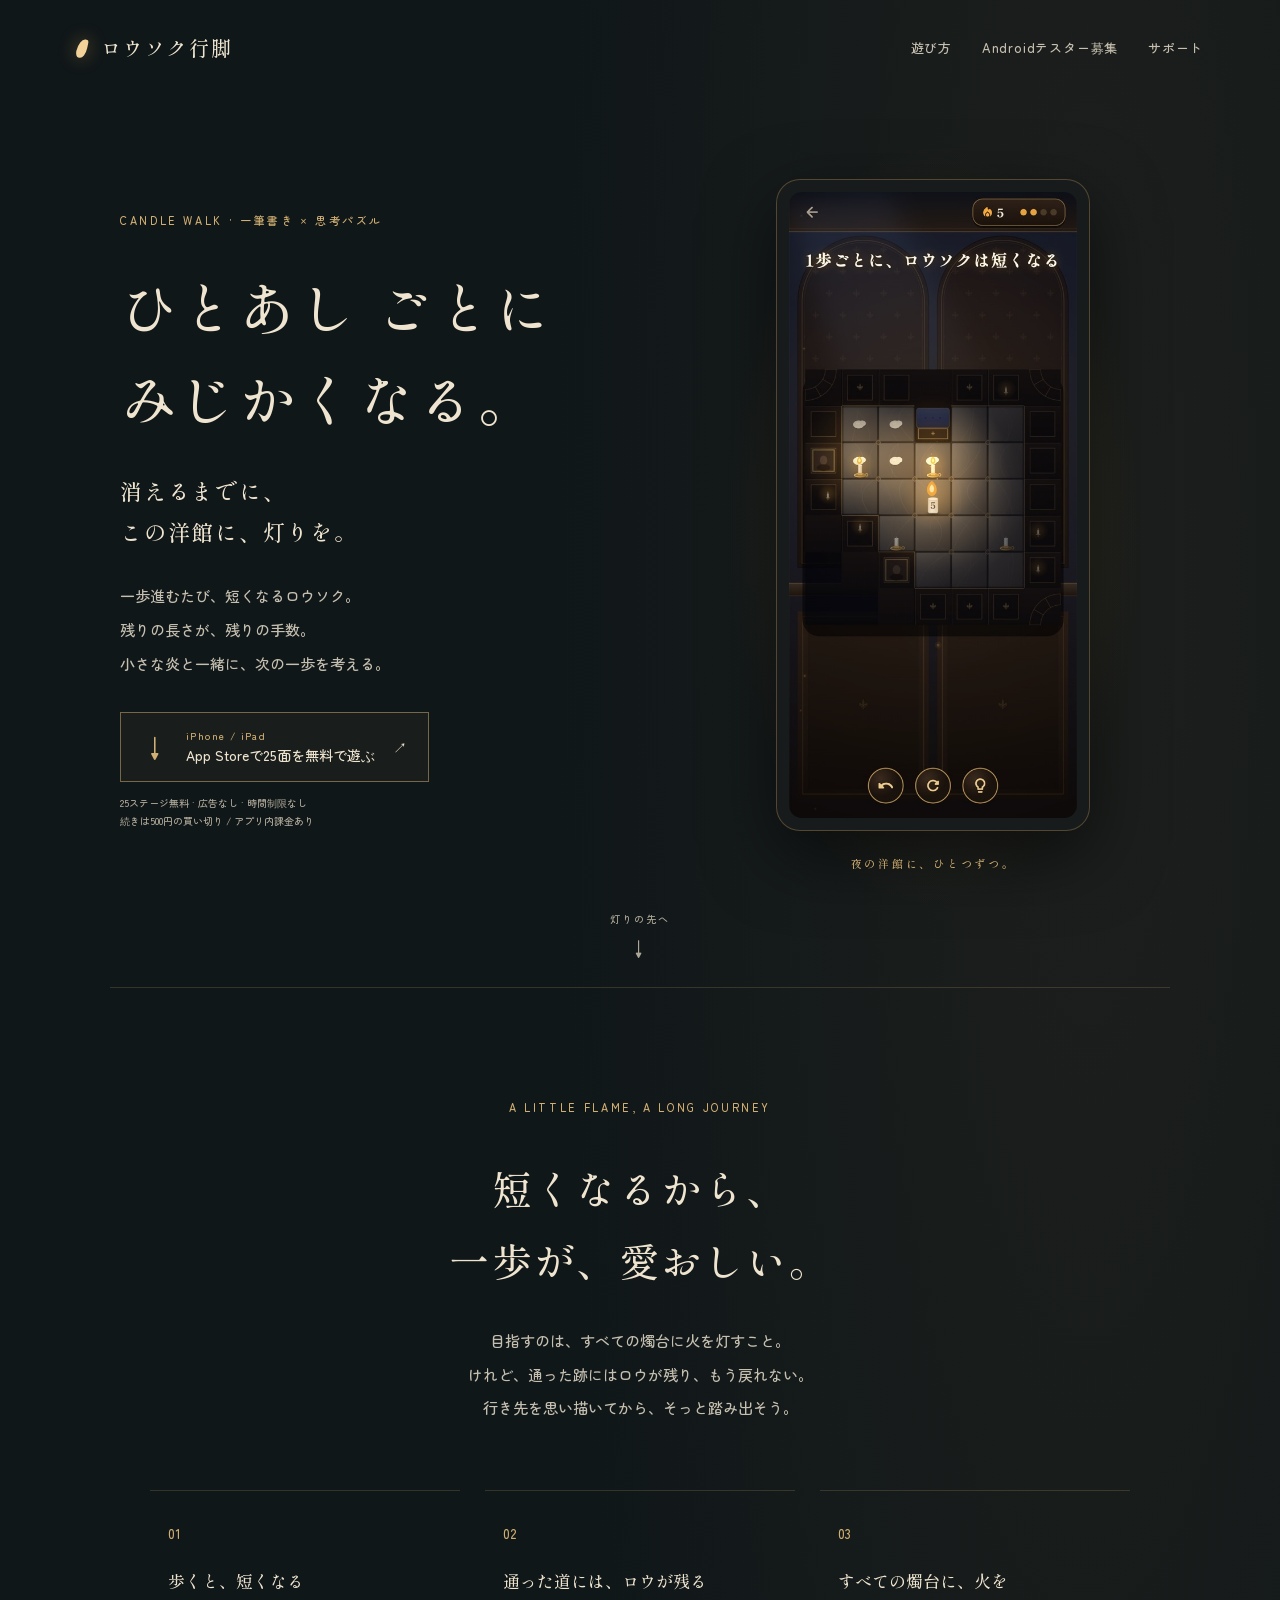
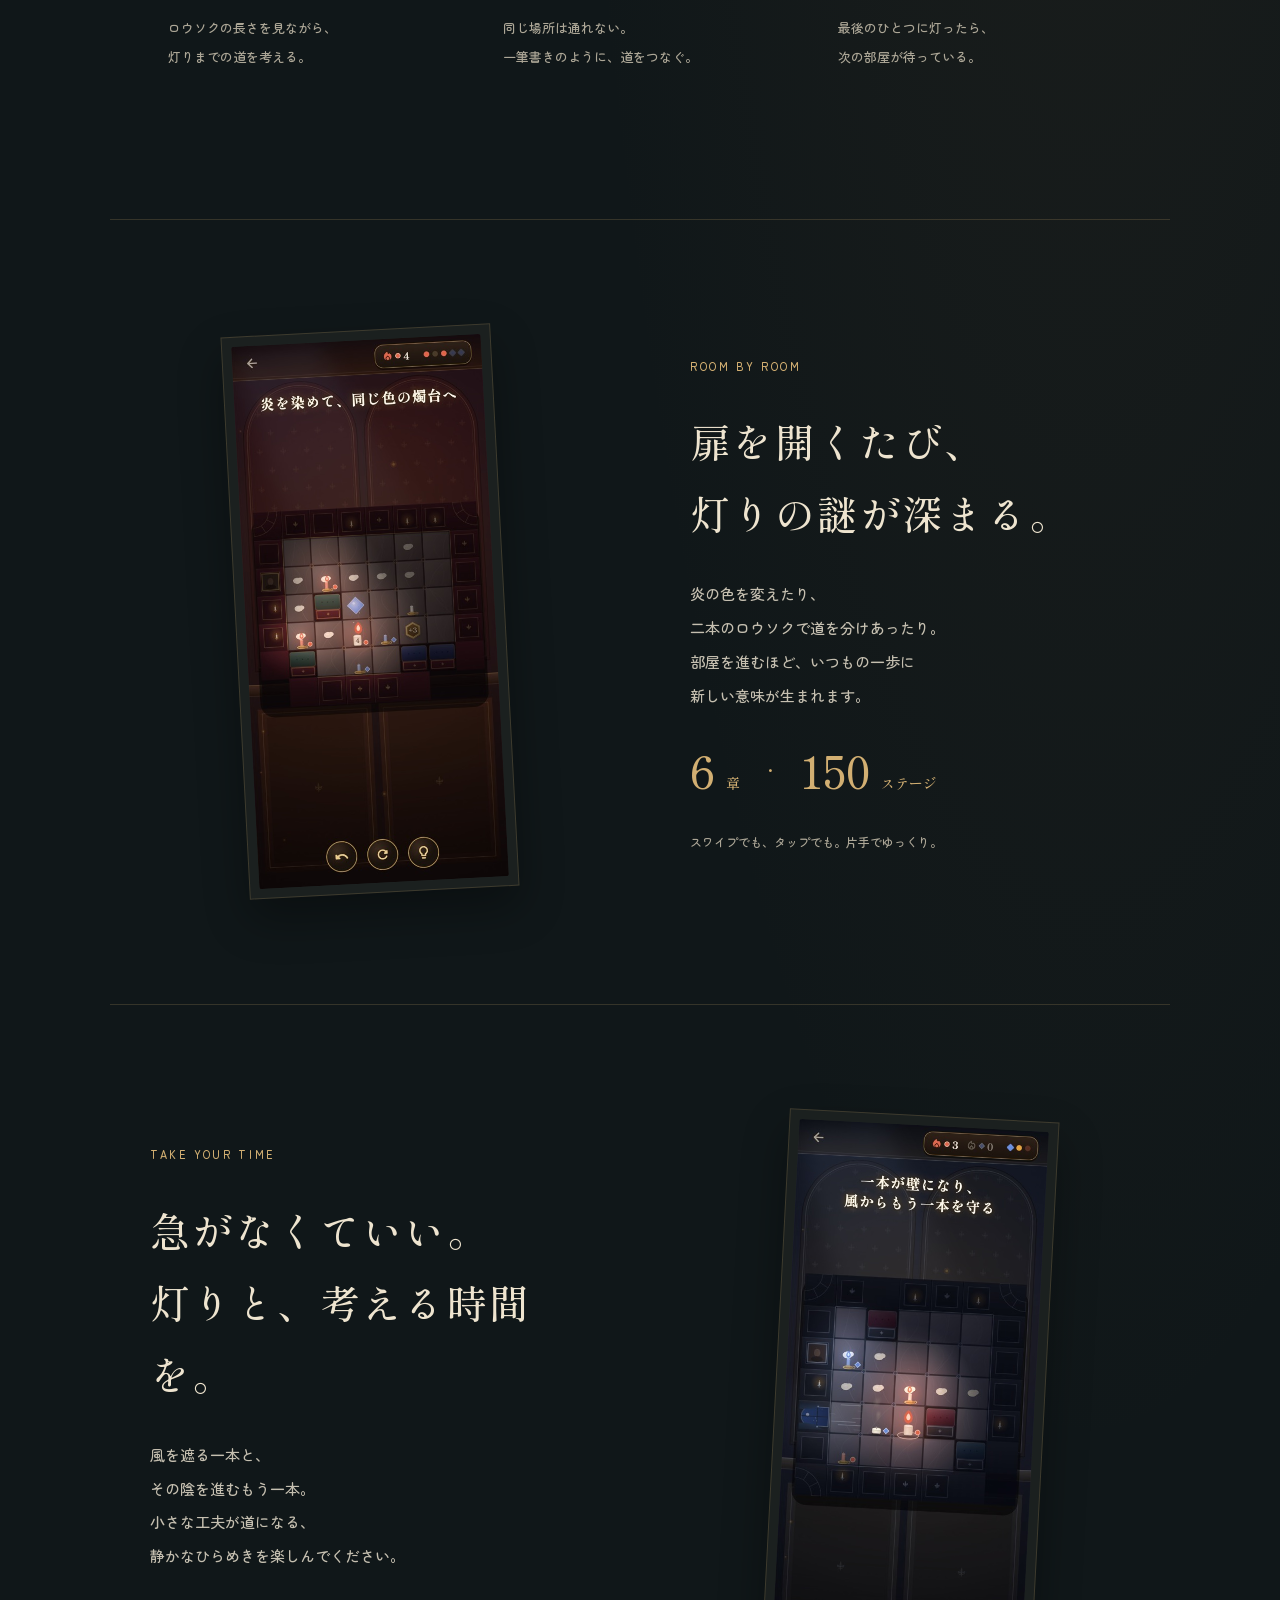
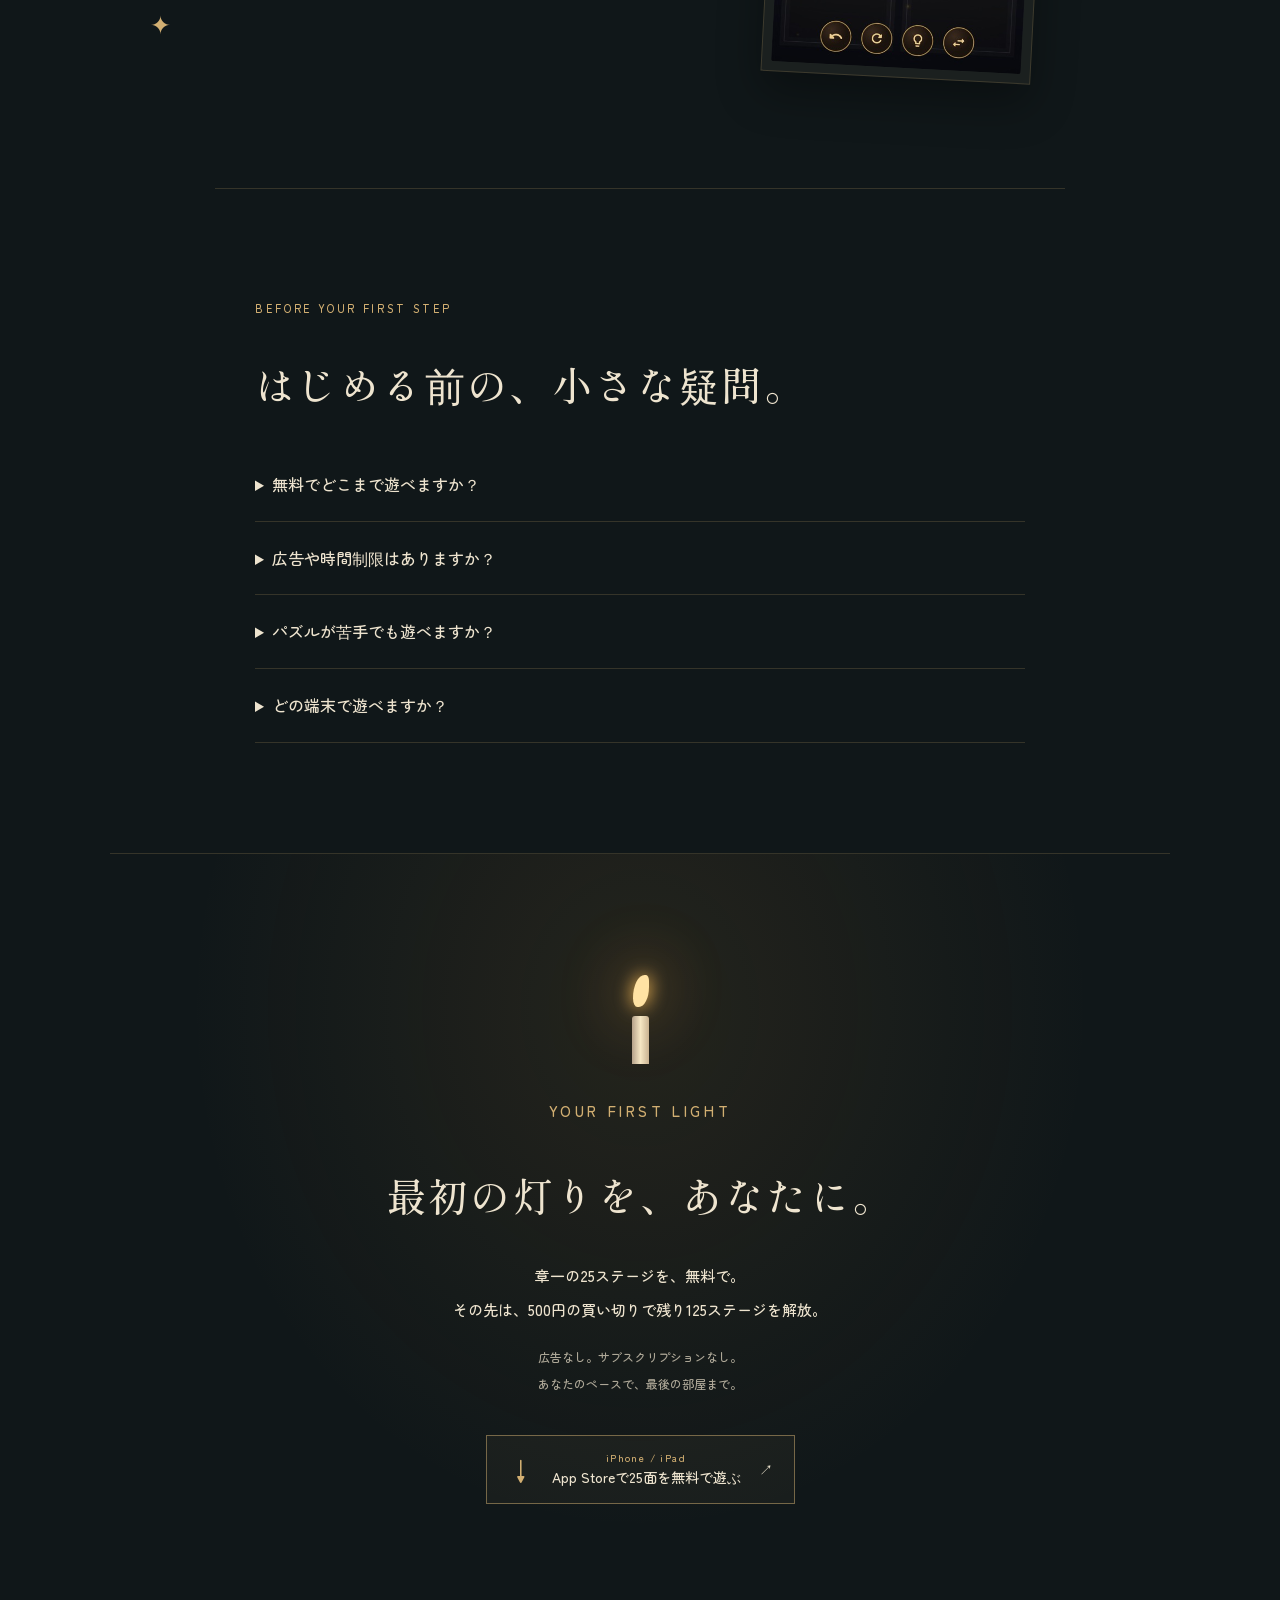
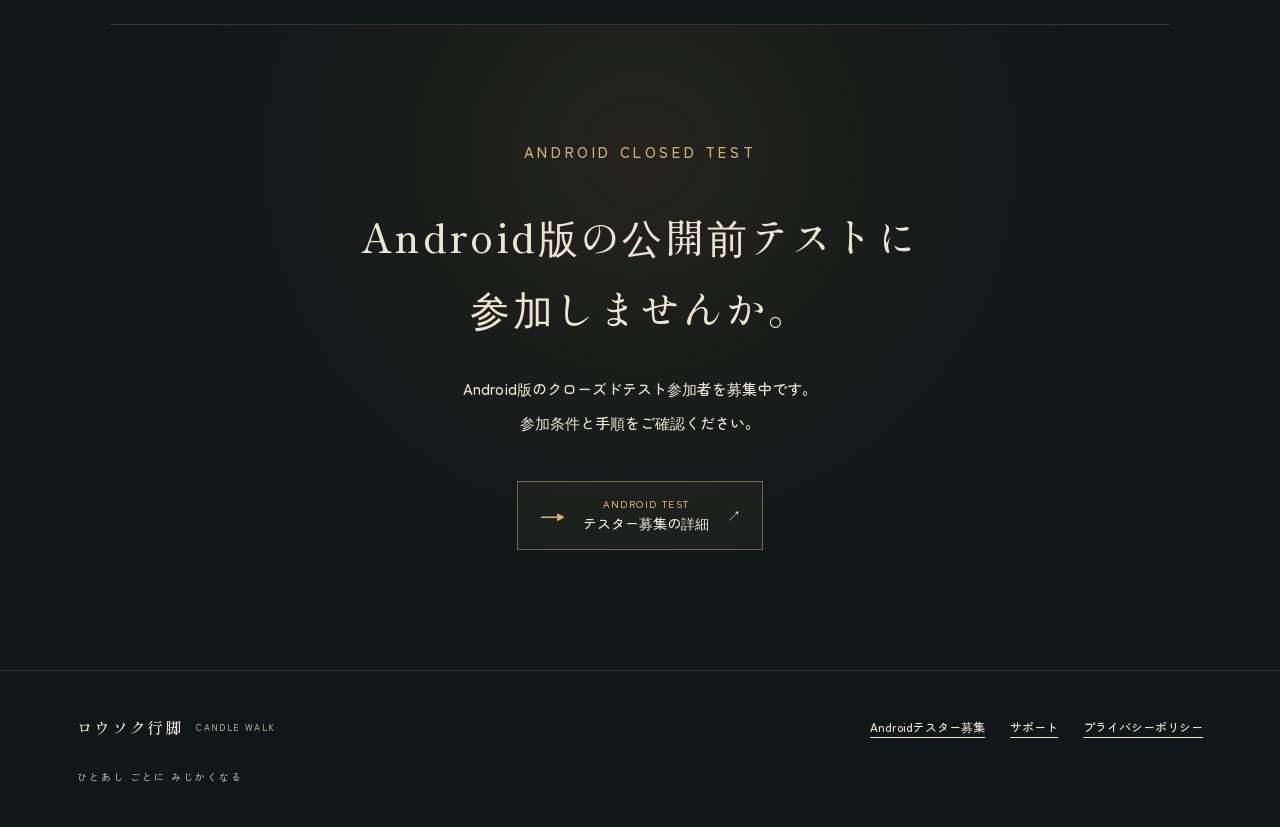
<file: index.html>
<!doctype html>
<html lang="ja"><head><meta charset="utf-8"><meta name="viewport" content="width=device-width,initial-scale=1">
<title>ロウソク行脚｜広告なしの一筆書きパズル・25面無料</title>
<meta name="description" content="ロウソク行脚は、歩くほど短くなるロウソクで燭台に火を灯す一筆書き・思考パズル。iPhone・iPadで25面無料。広告・時間制限なし。全6章150面、続きは500円の買い切り。">

<link rel="canonical" href="https://itoshiyou.github.io/candle-walk-site/">
<meta name="apple-itunes-app" content="app-id=6822286730">
<meta property="og:type" content="website">
<meta property="og:url" content="https://itoshiyou.github.io/candle-walk-site/">
<meta property="og:locale" content="ja_JP">
<meta property="og:site_name" content="ロウソク行脚">
<meta property="og:image:alt" content="ロウソク行脚のアプリアイコン">
<meta name="twitter:card" content="summary">
<meta name="twitter:title" content="ロウソク行脚｜広告なしの一筆書きパズル">
<meta name="twitter:description" content="歩くほど短くなるロウソクで、洋館に灯りを。25面無料・広告なし。iPhone / iPadで配信中。">
<meta name="twitter:image" content="https://itoshiyou.github.io/candle-walk-site/assets/app-icon.png">
<script type="application/ld+json">{"@context": "https://schema.org", "@type": "MobileApplication", "name": "ロウソク行脚", "alternateName": "Candle Walk", "url": "https://itoshiyou.github.io/candle-walk-site/", "applicationCategory": "GameApplication", "applicationSubCategory": "一筆書き・思考パズル", "operatingSystem": "iOS, iPadOS", "inLanguage": "ja", "installUrl": "https://apps.apple.com/jp/app/id6822286730", "image": "https://itoshiyou.github.io/candle-walk-site/assets/app-icon.png", "description": "歩くほど短くなるロウソクで燭台に火を灯す、広告なしの一筆書きパズル。章一25面無料、全6章150面。", "offers": {"@type": "Offer", "price": "0", "priceCurrency": "JPY", "description": "章一25面無料。残り125面はアプリ内購入500円（買い切り）。"}}</script>
<meta name="theme-color" content="#101719"><meta property="og:title" content="ロウソク行脚｜広告なしの一筆書きパズル"><meta property="og:description" content="25面無料。歩くほど短くなるロウソクで、夜の洋館に灯りを。広告・時間制限なしの思考パズル。"><meta property="og:image" content="https://itoshiyou.github.io/candle-walk-site/assets/app-icon.png"><link rel="icon" href="assets/app-icon.png"><link rel="stylesheet" href="style.css?v=20261024-aso"><link rel="stylesheet" href="aso.css?v=20261024"></head><body>
<a class="skip" href="#main">本文へ</a><header class="site-header"><a class="brand" href="index.html"><span class="brand-flame" aria-hidden="true"></span>ロウソク行脚</a><nav aria-label="メインナビゲーション"><a href="index.html#how">遊び方</a><a href="android-test.html">Androidテスター募集</a><a href="support.html">サポート</a></nav></header>
<main id="main"><section class="hero"><div class="hero-copy"><p class="eyebrow">CANDLE WALK · 一筆書き × 思考パズル</p><h1>ひとあし ごとに<br>みじかくなる。</h1><p class="intro">消えるまでに、<br>この洋館に、灯りを。</p><p class="description">一歩進むたび、短くなるロウソク。<br>残りの長さが、残りの手数。<br>小さな炎と一緒に、次の一歩を考える。</p><a class="store-button" href="https://apps.apple.com/jp/app/id6822286730"><span class="download-icon" aria-hidden="true">↓</span><span><small>iPhone / iPad</small>App Storeで25面を無料で遊ぶ</span><span aria-hidden="true">↗</span></a><p class="download-note">25ステージ無料 · 広告なし · 時間制限なし<br>続きは500円の買い切り / アプリ内課金あり</p></div><div class="hero-art"><div class="arch"><img src="assets/chapter-one.jpg" alt="ロウソクと燭台が置かれた、洋館のパズルステージ" width="506" height="1100" fetchpriority="high"></div><span class="art-caption">夜の洋館に、ひとつずつ。</span></div><a class="scroll-note" href="#how">灯りの先へ <span>↓</span></a></section>
<section class="prologue section" id="how"><p class="eyebrow">A LITTLE FLAME, A LONG JOURNEY</p><h2>短くなるから、<br>一歩が、愛おしい。</h2><p>目指すのは、すべての燭台に火を灯すこと。<br>けれど、通った跡にはロウが残り、もう戻れない。<br>行き先を思い描いてから、そっと踏み出そう。</p><div class="rules"><article><span>01</span><h3>歩くと、短くなる</h3><p>ロウソクの長さを見ながら、<br>灯りまでの道を考える。</p></article><article><span>02</span><h3>通った道には、ロウが残る</h3><p>同じ場所は通れない。<br>一筆書きのように、道をつなぐ。</p></article><article><span>03</span><h3>すべての燭台に、火を</h3><p>最後のひとつに灯ったら、<br>次の部屋が待っている。</p></article></div></section>
<section class="chapter section"><div class="chapter-image"><img src="assets/colored-flame.jpg" width="460" height="1000" loading="lazy" alt="色のついた炎を、同じ色の燭台へ運ぶステージ"></div><div class="chapter-copy"><p class="eyebrow">ROOM BY ROOM</p><h2>扉を開くたび、<br>灯りの謎が深まる。</h2><p>炎の色を変えたり、<br>二本のロウソクで道を分けあったり。<br>部屋を進むほど、いつもの一歩に<br>新しい意味が生まれます。</p><div class="chapter-stat"><strong>6 <small>章</small></strong><span>・</span><strong>150 <small>ステージ</small></strong></div><p class="muted">スワイプでも、タップでも。片手でゆっくり。</p></div></section>
<section class="chapter reverse section"><div class="chapter-image"><img src="assets/two-candles.jpg" width="460" height="1000" loading="lazy" alt="二本のロウソクが協力し、風を遮りながら進むステージ"></div><div class="chapter-copy"><p class="eyebrow">TAKE YOUR TIME</p><h2>急がなくていい。<br>灯りと、考える時間を。</h2><p>風を遮る一本と、<br>その陰を進むもう一本。<br>小さな工夫が道になる、<br>静かなひらめきを楽しんでください。</p><span class="ornament" aria-hidden="true">✦</span></div></section>
<section class="section faq" aria-labelledby="faq-heading"><p class="eyebrow">BEFORE YOUR FIRST STEP</p><h2 id="faq-heading">はじめる前の、小さな疑問。</h2><details><summary>無料でどこまで遊べますか？</summary><p>章一の25ステージを無料で遊べます。全6章150ステージのうち、残り125ステージは500円の買い切りで解放できます。サブスクリプションはありません。</p></details><details><summary>広告や時間制限はありますか？</summary><p>広告も時間制限もありません。急がず、自分のペースで一手ずつ考えられます。</p></details><details><summary>パズルが苦手でも遊べますか？</summary><p>スワイプまたは隣のマスのタップで操作できます。行き詰まったときはヒントを使えます。「1手戻す」と「やり直す」も何度でも使えます。</p></details><details><summary>どの端末で遊べますか？</summary><p>iPhone・iPad向けにApp Storeで配信中です。Android版はクローズドテストの参加者を募集中です。<a href="android-test.html">参加条件と手順はこちら</a>。</p></details></section><section class="invitation section"><div class="candle" aria-hidden="true"><i></i><b></b></div><p class="eyebrow">YOUR FIRST LIGHT</p><h2>最初の灯りを、あなたに。</h2><p>章一の25ステージを、無料で。<br>その先は、500円の買い切りで残り125ステージを解放。</p><p class="muted">広告なし。サブスクリプションなし。<br>あなたのペースで、最後の部屋まで。</p><a class="store-button" href="https://apps.apple.com/jp/app/id6822286730"><span class="download-icon" aria-hidden="true">↓</span><span><small>iPhone / iPad</small>App Storeで25面を無料で遊ぶ</span><span aria-hidden="true">↗</span></a></section><section class="section invitation"><p class="eyebrow">ANDROID CLOSED TEST</p><h2>Android版の公開前テストに<br>参加しませんか。</h2><p>Android版のクローズドテスト参加者を募集中です。<br>参加条件と手順をご確認ください。</p><a class="store-button" href="android-test.html"><span class="download-icon" aria-hidden="true">→</span><span><small>ANDROID TEST</small>テスター募集の詳細</span><span aria-hidden="true">↗</span></a></section></main><aside class="mobile-download" aria-label="ダウンロード"><span>広告なしの一筆書きパズル<small>章一25面無料</small></span><a href="https://apps.apple.com/jp/app/id6822286730">App Storeで入手 <span aria-hidden="true">↗</span></a></aside><footer><a class="brand" href="index.html">ロウソク行脚 <small>CANDLE WALK</small></a><div><a href="android-test.html">Androidテスター募集</a><a href="support.html">サポート</a><a href="privacy.html">プライバシーポリシー</a></div><p>ひとあし ごとに みじかくなる</p></footer></body></html>
</file>
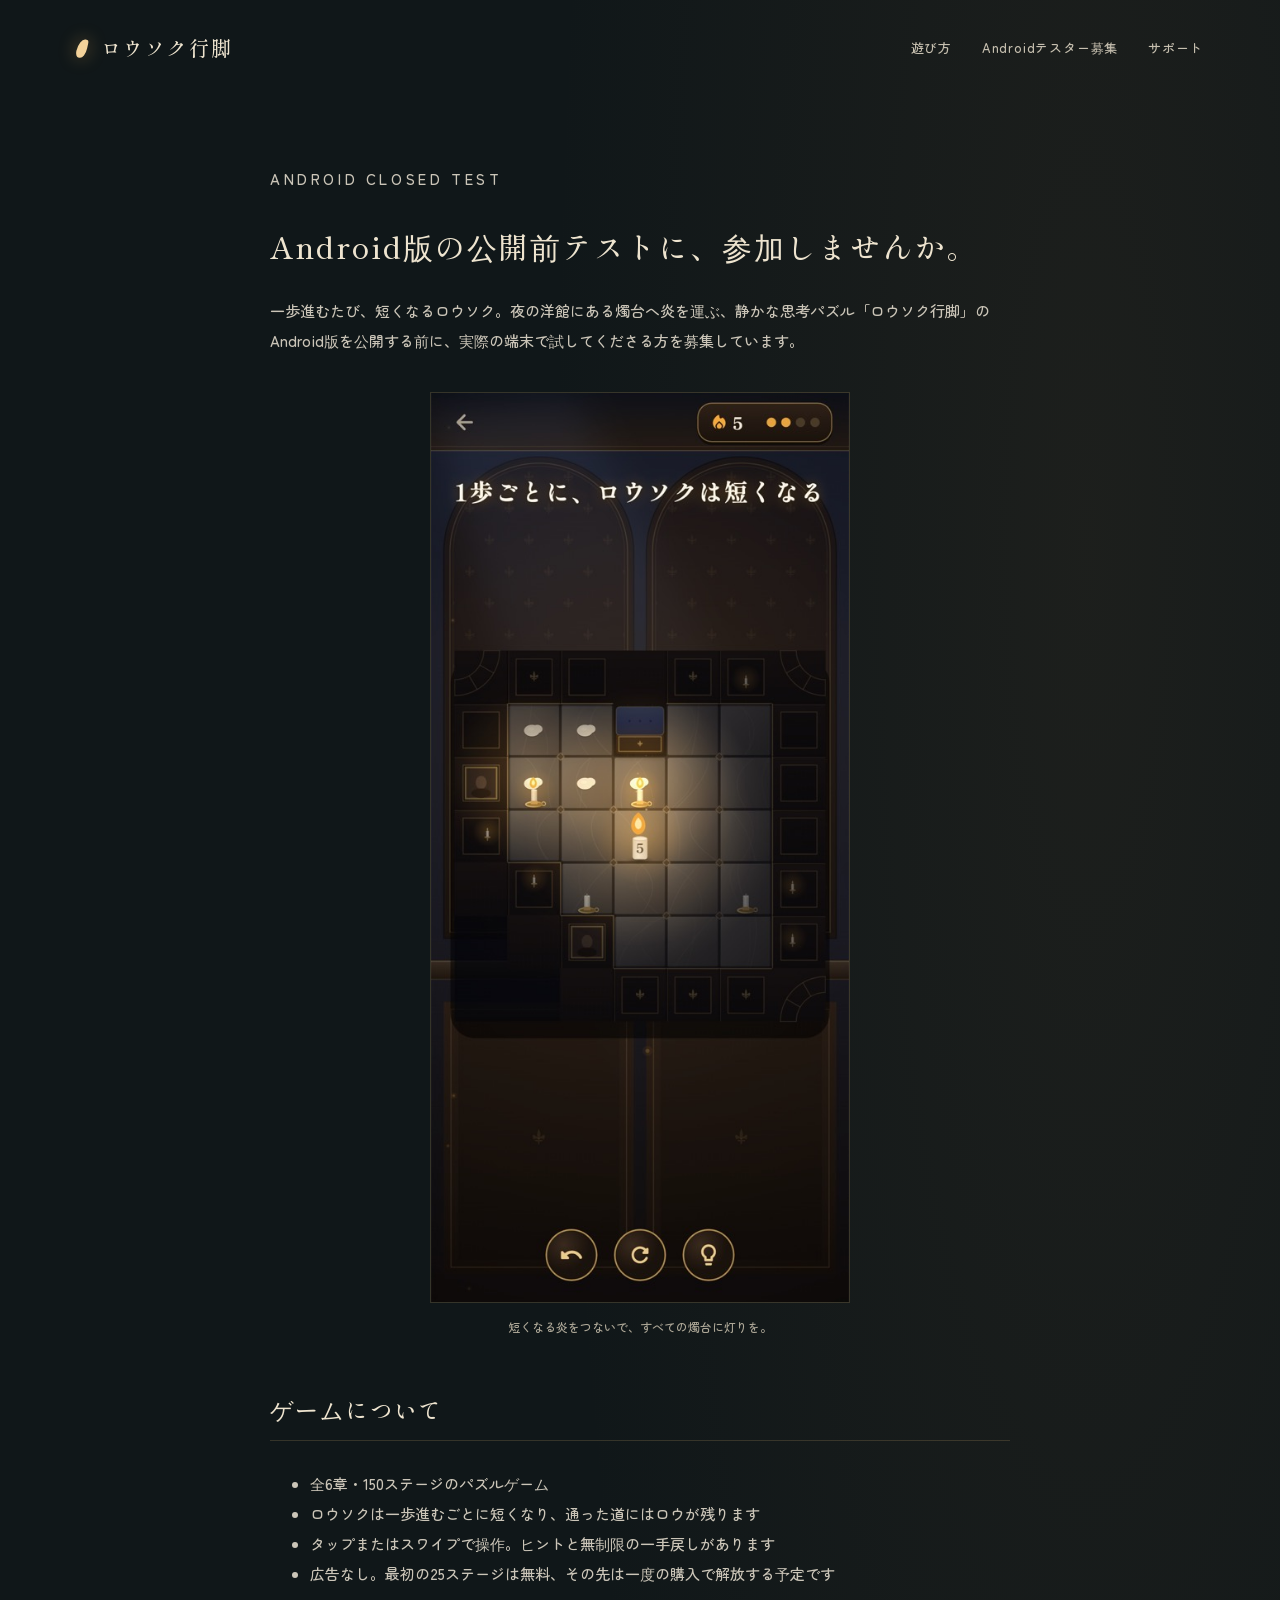
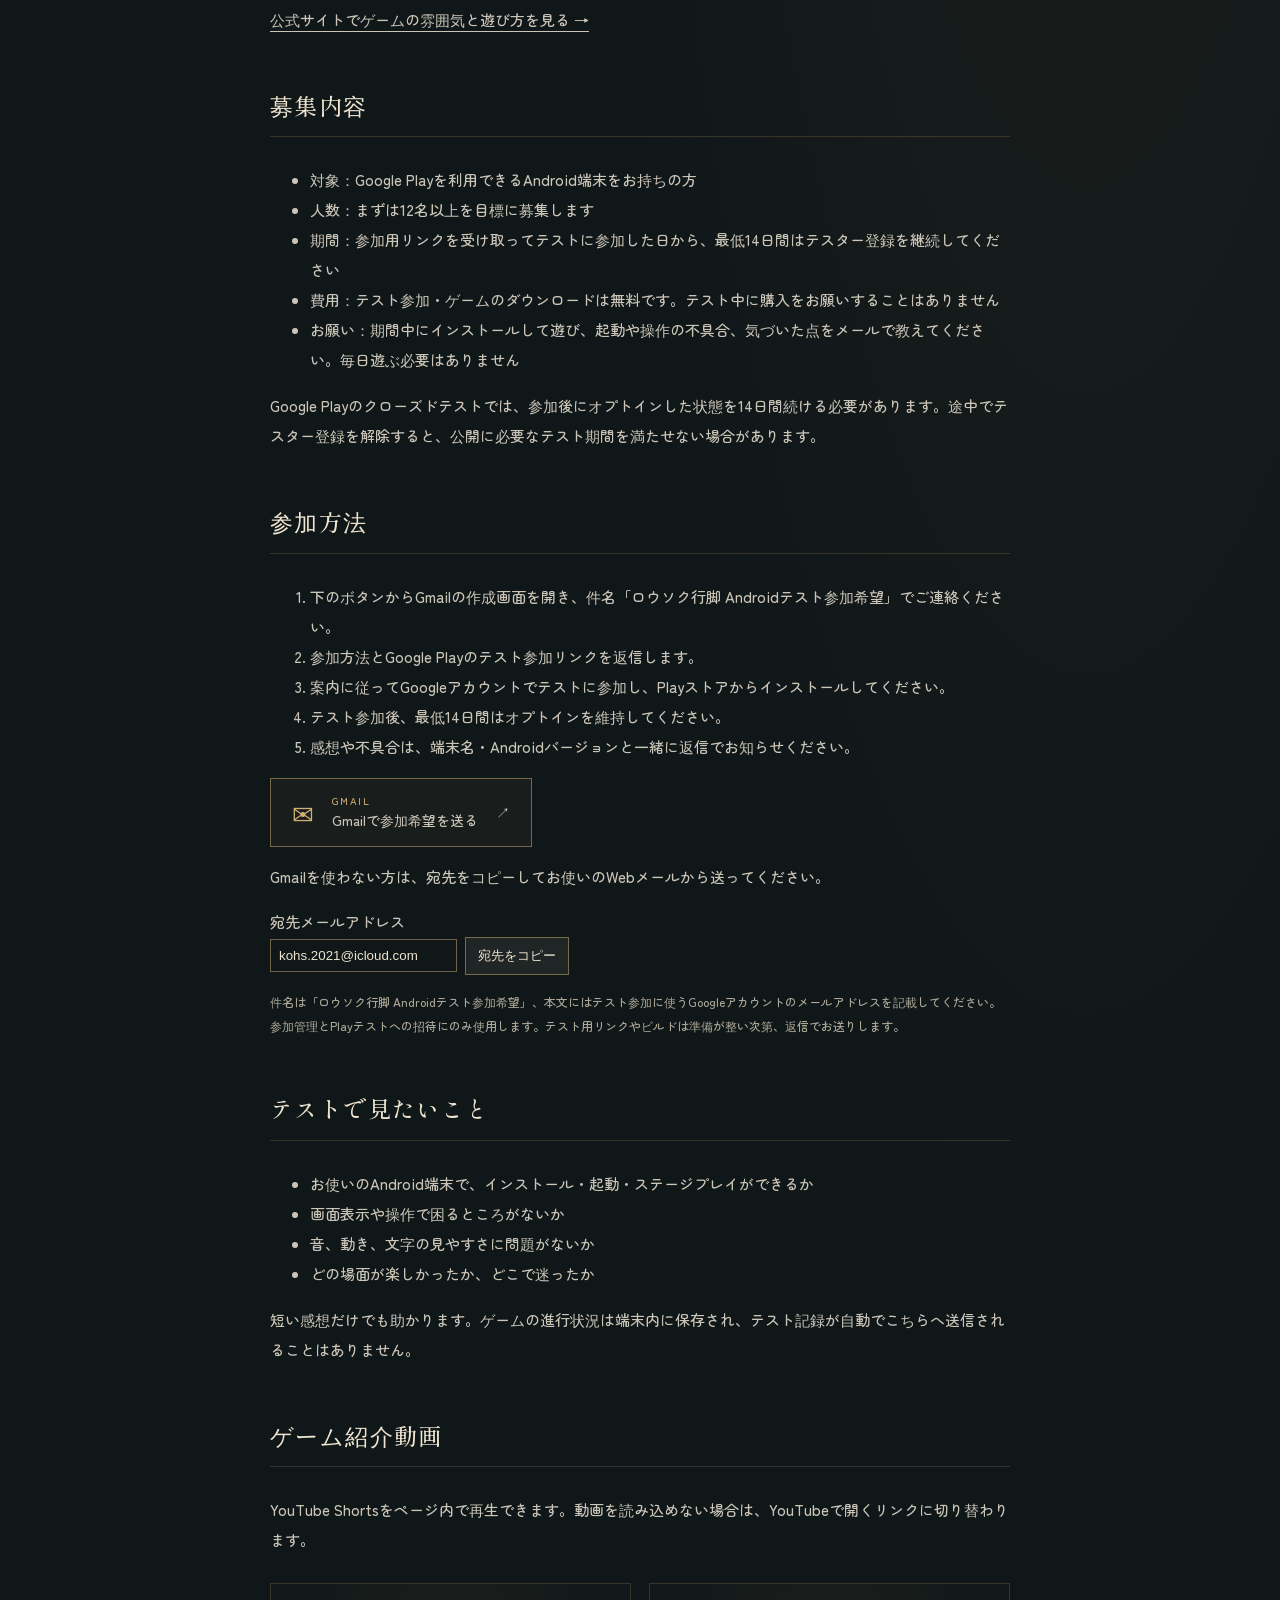
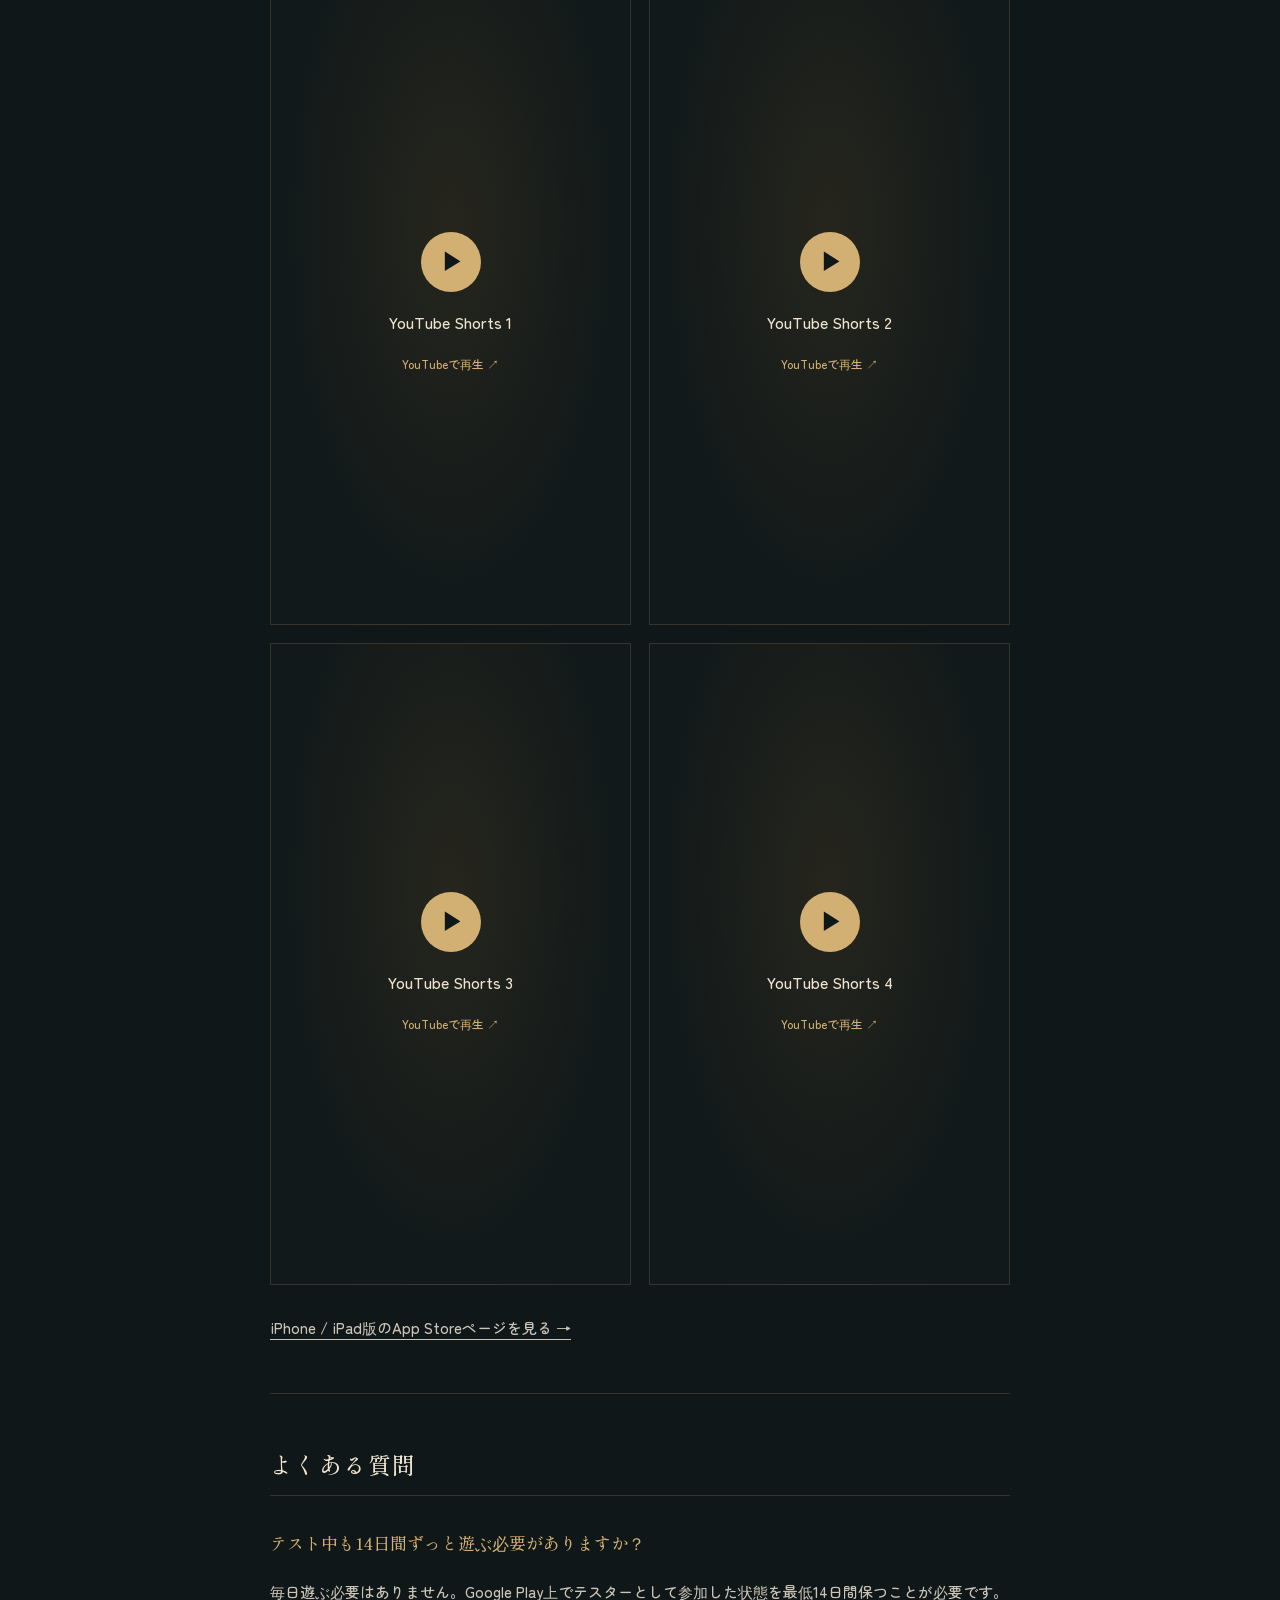
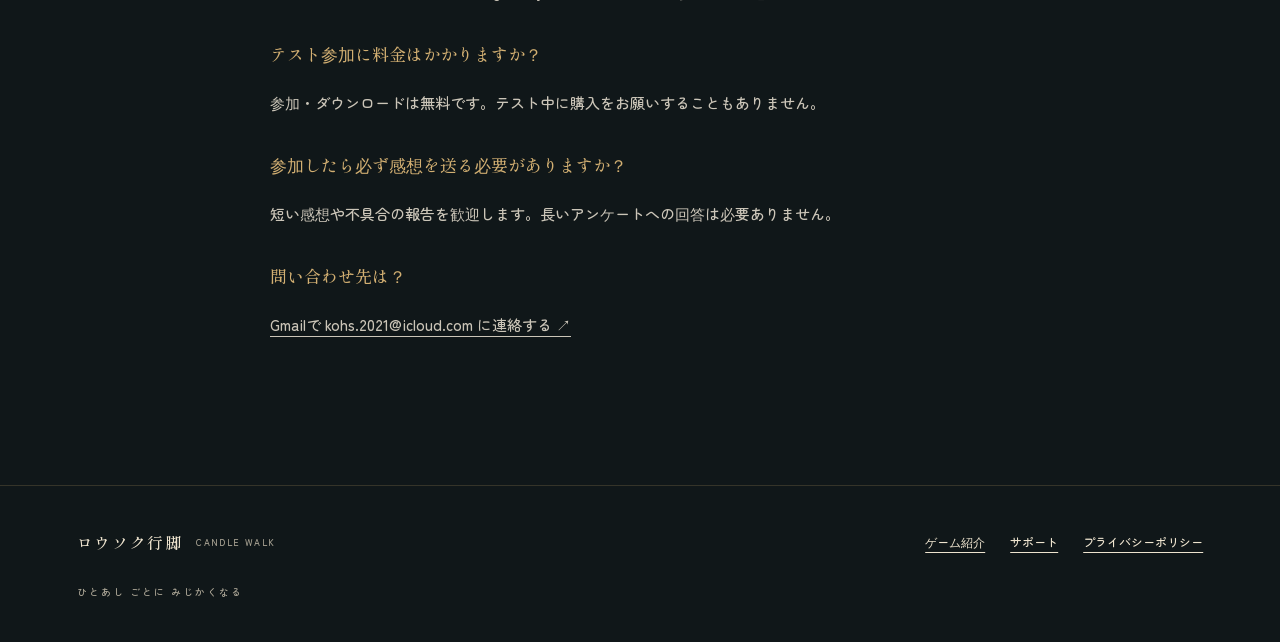
<file: android-test.html>
<!doctype html>
<html lang="ja"><head><meta charset="utf-8">
<meta name="viewport" content="width=device-width,initial-scale=1">
<title>Androidテスター募集 — ロウソク行脚</title>
<meta name="description" content="パズルゲーム『ロウソク行脚』Android版のクローズドテスト参加者を募集しています。">
<meta name="theme-color" content="#101719"><meta property="og:title" content="Androidテスター募集 — ロウソク行脚"><meta property="og:description" content="夜の洋館に灯りをともすパズルゲーム。Android版の公開前テストに参加しませんか。"><meta property="og:image" content="https://itoshiyou.github.io/candle-walk-site/assets/chapter-one.jpg"><link rel="icon" href="assets/app-icon.png"><link rel="stylesheet" href="style.css?v=20261020-youtube-embed"></head><body>
<a class="skip" href="#main">本文へ</a><header class="site-header"><a class="brand" href="index.html"><span class="brand-flame" aria-hidden="true"></span>ロウソク行脚</a><nav aria-label="メインナビゲーション"><a href="index.html#how">遊び方</a><a href="android-test.html">Androidテスター募集</a><a href="support.html">サポート</a></nav></header>
<main id="main" class="document">
<p class="eyebrow">ANDROID CLOSED TEST</p>
<h1>Android版の公開前テストに、参加しませんか。</h1>
<p class="lead">一歩進むたび、短くなるロウソク。夜の洋館にある燭台へ炎を運ぶ、静かな思考パズル「ロウソク行脚」のAndroid版を公開する前に、実際の端末で試してくださる方を募集しています。</p>
<figure style="margin:36px 0"><img src="assets/chapter-one.jpg" alt="ロウソク行脚のパズル画面" style="max-width:420px;margin:auto;border:1px solid #d2af7230"><figcaption style="text-align:center;color:#ada797;font-size:12px;margin-top:12px">短くなる炎をつないで、すべての燭台に灯りを。</figcaption></figure>
<h2>ゲームについて</h2>
<ul><li>全6章・150ステージのパズルゲーム</li><li>ロウソクは一歩進むごとに短くなり、通った道にはロウが残ります</li><li>タップまたはスワイプで操作。ヒントと無制限の一手戻しがあります</li><li>広告なし。最初の25ステージは無料、その先は一度の購入で解放する予定です</li></ul>
<p><a href="index.html">公式サイトでゲームの雰囲気と遊び方を見る →</a></p>
<h2>募集内容</h2>
<ul><li><strong>対象：</strong>Google Playを利用できるAndroid端末をお持ちの方</li><li><strong>人数：</strong>まずは12名以上を目標に募集します</li><li><strong>期間：</strong>参加用リンクを受け取ってテストに参加した日から、最低14日間はテスター登録を継続してください</li><li><strong>費用：</strong>テスト参加・ゲームのダウンロードは無料です。テスト中に購入をお願いすることはありません</li><li><strong>お願い：</strong>期間中にインストールして遊び、起動や操作の不具合、気づいた点をメールで教えてください。毎日遊ぶ必要はありません</li></ul>
<p>Google Playのクローズドテストでは、参加後にオプトインした状態を14日間続ける必要があります。途中でテスター登録を解除すると、公開に必要なテスト期間を満たせない場合があります。</p>
<h2>参加方法</h2>
<ol><li>下のボタンからGmailの作成画面を開き、件名「ロウソク行脚 Androidテスト参加希望」でご連絡ください。</li><li>参加方法とGoogle Playのテスト参加リンクを返信します。</li><li>案内に従ってGoogleアカウントでテストに参加し、Playストアからインストールしてください。</li><li>テスト参加後、最低14日間はオプトインを維持してください。</li><li>感想や不具合は、端末名・Androidバージョンと一緒に返信でお知らせください。</li></ol>
<p><a class="store-button" href="https://mail.google.com/mail/?view=cm&amp;fs=1&amp;to=kohs.2021%40icloud.com&amp;su=%E3%83%AD%E3%82%A6%E3%82%BD%E3%82%AF%E8%A1%8C%E8%84%9A%20Android%E3%83%86%E3%82%B9%E3%83%88%E5%8F%82%E5%8A%A0%E5%B8%8C%E6%9C%9B&amp;body=%E3%83%86%E3%82%B9%E3%83%88%E5%8F%82%E5%8A%A0%E3%81%AB%E4%BD%BF%E3%81%86Google%E3%82%A2%E3%82%AB%E3%82%A6%E3%83%B3%E3%83%88%3A%20%0AAndroid%E7%AB%AF%E6%9C%AB%E5%90%8D%20(%E4%BB%BB%E6%84%8F)%3A%20%0A" target="_blank" rel="noopener"><span class="download-icon" aria-hidden="true">✉</span><span><small>GMAIL</small>Gmailで参加希望を送る</span><span aria-hidden="true">↗</span></a></p>
<p>Gmailを使わない方は、宛先をコピーしてお使いのWebメールから送ってください。</p>
<p><label for="contact-email">宛先メールアドレス</label><br><input id="contact-email" type="text" value="kohs.2021@icloud.com" readonly style="max-width:280px;padding:8px;color:#eee4cf;background:#101719;border:1px solid #d2af7280"><button type="button" id="copy-email" style="margin-left:8px;padding:9px 12px;color:#eee4cf;background:#202626;border:1px solid #d2af7280;cursor:pointer">宛先をコピー</button> <span id="copy-status" role="status" aria-live="polite"></span></p>
<p class="muted">件名は「ロウソク行脚 Androidテスト参加希望」、本文にはテスト参加に使うGoogleアカウントのメールアドレスを記載してください。参加管理とPlayテストへの招待にのみ使用します。テスト用リンクやビルドは準備が整い次第、返信でお送りします。</p>
<h2>テストで見たいこと</h2>
<ul><li>お使いのAndroid端末で、インストール・起動・ステージプレイができるか</li><li>画面表示や操作で困るところがないか</li><li>音、動き、文字の見やすさに問題がないか</li><li>どの場面が楽しかったか、どこで迷ったか</li></ul>
<p>短い感想だけでも助かります。ゲームの進行状況は端末内に保存され、テスト記録が自動でこちらへ送信されることはありません。</p>
<h2>ゲーム紹介動画</h2>
<p>YouTube Shortsをページ内で再生できます。動画を読み込めない場合は、YouTubeで開くリンクに切り替わります。</p>
<div id="youtube-videos" class="video-grid" aria-live="polite"></div>
<noscript><p>YouTube埋め込みにはJavaScriptが必要です。<a href="https://www.youtube.com/shorts/ulXi5uUPV-c">動画1</a>・<a href="https://www.youtube.com/shorts/iDjgA3Ocm6I">動画2</a>・<a href="https://www.youtube.com/shorts/h94-UZmF73o">動画3</a>・<a href="https://www.youtube.com/shorts/FITBDzMbf0I">動画4</a>をYouTubeでご覧ください。</p></noscript>
<script>
(()=>{
  const videos=[
    {id:'ulXi5uUPV-c',label:'YouTube Shorts 1'},
    {id:'iDjgA3Ocm6I',label:'YouTube Shorts 2'},
    {id:'h94-UZmF73o',label:'YouTube Shorts 3'},
    {id:'FITBDzMbf0I',label:'YouTube Shorts 4'}
  ];
  const grid=document.getElementById('youtube-videos');
  const publishedUrl='https://itoshiyou.github.io/candle-walk-site/android-test.html';
  function linkCard(video){
    const link=document.createElement('a');
    link.className='video-link';
    link.href='https://www.youtube.com/shorts/'+video.id;
    link.target='_blank';
    link.rel='noopener';
    link.innerHTML='<span class="video-play" aria-hidden="true">▶</span><span></span><small>YouTubeで再生 ↗</small>';
    link.querySelector('span:nth-child(2)').textContent=video.label;
    return link;
  }
  if(location.protocol==='file:'){
    const note=document.createElement('p');
    note.className='muted';
    note.innerHTML='ローカルプレビュー（file://）ではYouTube埋め込み再生エラーが起きることがあるため、<a href="'+publishedUrl+'">HTTPS公開ページの埋め込みプレイヤー</a>をご覧ください。下のリンクから動画を直接開くこともできます。';
    grid.before(note);
    videos.forEach(video=>grid.append(linkCard(video)));
    return;
  }
  const players=[];
  const ready=new Set();
  const showFallback=index=>{
    const holder=document.getElementById('youtube-player-'+index);
    if(holder) holder.replaceWith(linkCard(videos[index]));
  };
  videos.forEach((video,index)=>{
    const holder=document.createElement('div');
    holder.className='video-frame';
    holder.id='youtube-player-'+index;
    holder.setAttribute('aria-label',video.label+' 読み込み中');
    grid.append(holder);
  });
  const fallbackTimer=window.setTimeout(()=>videos.forEach((_,index)=>{if(!ready.has(index))showFallback(index)}),12000);
  window.onYouTubeIframeAPIReady=()=>{
    videos.forEach((video,index)=>{
      players[index]=new YT.Player('youtube-player-'+index,{
        videoId:video.id,
        playerVars:{origin:location.origin,playsinline:1,rel:0},
        events:{
          onReady:()=>{ready.add(index);if(ready.size===videos.length)clearTimeout(fallbackTimer)},
          onError:()=>showFallback(index)
        }
      });
    });
  };
  const api=document.createElement('script');
  api.src='https://www.youtube.com/iframe_api';
  api.onerror=()=>videos.forEach((_,index)=>showFallback(index));
  document.head.append(api);
})();
</script>
<p><a href="https://apps.apple.com/jp/app/id6822286730">iPhone / iPad版のApp Storeページを見る →</a></p>
<hr><h2>よくある質問</h2>
<h3>テスト中も14日間ずっと遊ぶ必要がありますか？</h3><p>毎日遊ぶ必要はありません。Google Play上でテスターとして参加した状態を最低14日間保つことが必要です。</p>
<h3>テスト参加に料金はかかりますか？</h3><p>参加・ダウンロードは無料です。テスト中に購入をお願いすることもありません。</p>
<h3>参加したら必ず感想を送る必要がありますか？</h3><p>短い感想や不具合の報告を歓迎します。長いアンケートへの回答は必要ありません。</p>
<h3>問い合わせ先は？</h3><p><a href="https://mail.google.com/mail/?view=cm&amp;fs=1&amp;to=kohs.2021%40icloud.com" target="_blank" rel="noopener">Gmailで kohs.2021@icloud.com に連絡する ↗</a></p>
</main><footer><a class="brand" href="index.html">ロウソク行脚 <small>CANDLE WALK</small></a><div><a href="index.html">ゲーム紹介</a><a href="support.html">サポート</a><a href="privacy.html">プライバシーポリシー</a></div><p>ひとあし ごとに みじかくなる</p></footer><script>document.getElementById('copy-email').addEventListener('click',async()=>{const input=document.getElementById('contact-email');const status=document.getElementById('copy-status');try{await navigator.clipboard.writeText(input.value);status.textContent='コピーしました。Webメールの宛先欄に貼り付けてください。'}catch{input.focus();input.select();status.textContent='アドレスを選択しました。コピーしてWebメールに貼り付けてください。'}});</script></body></html>
</file>
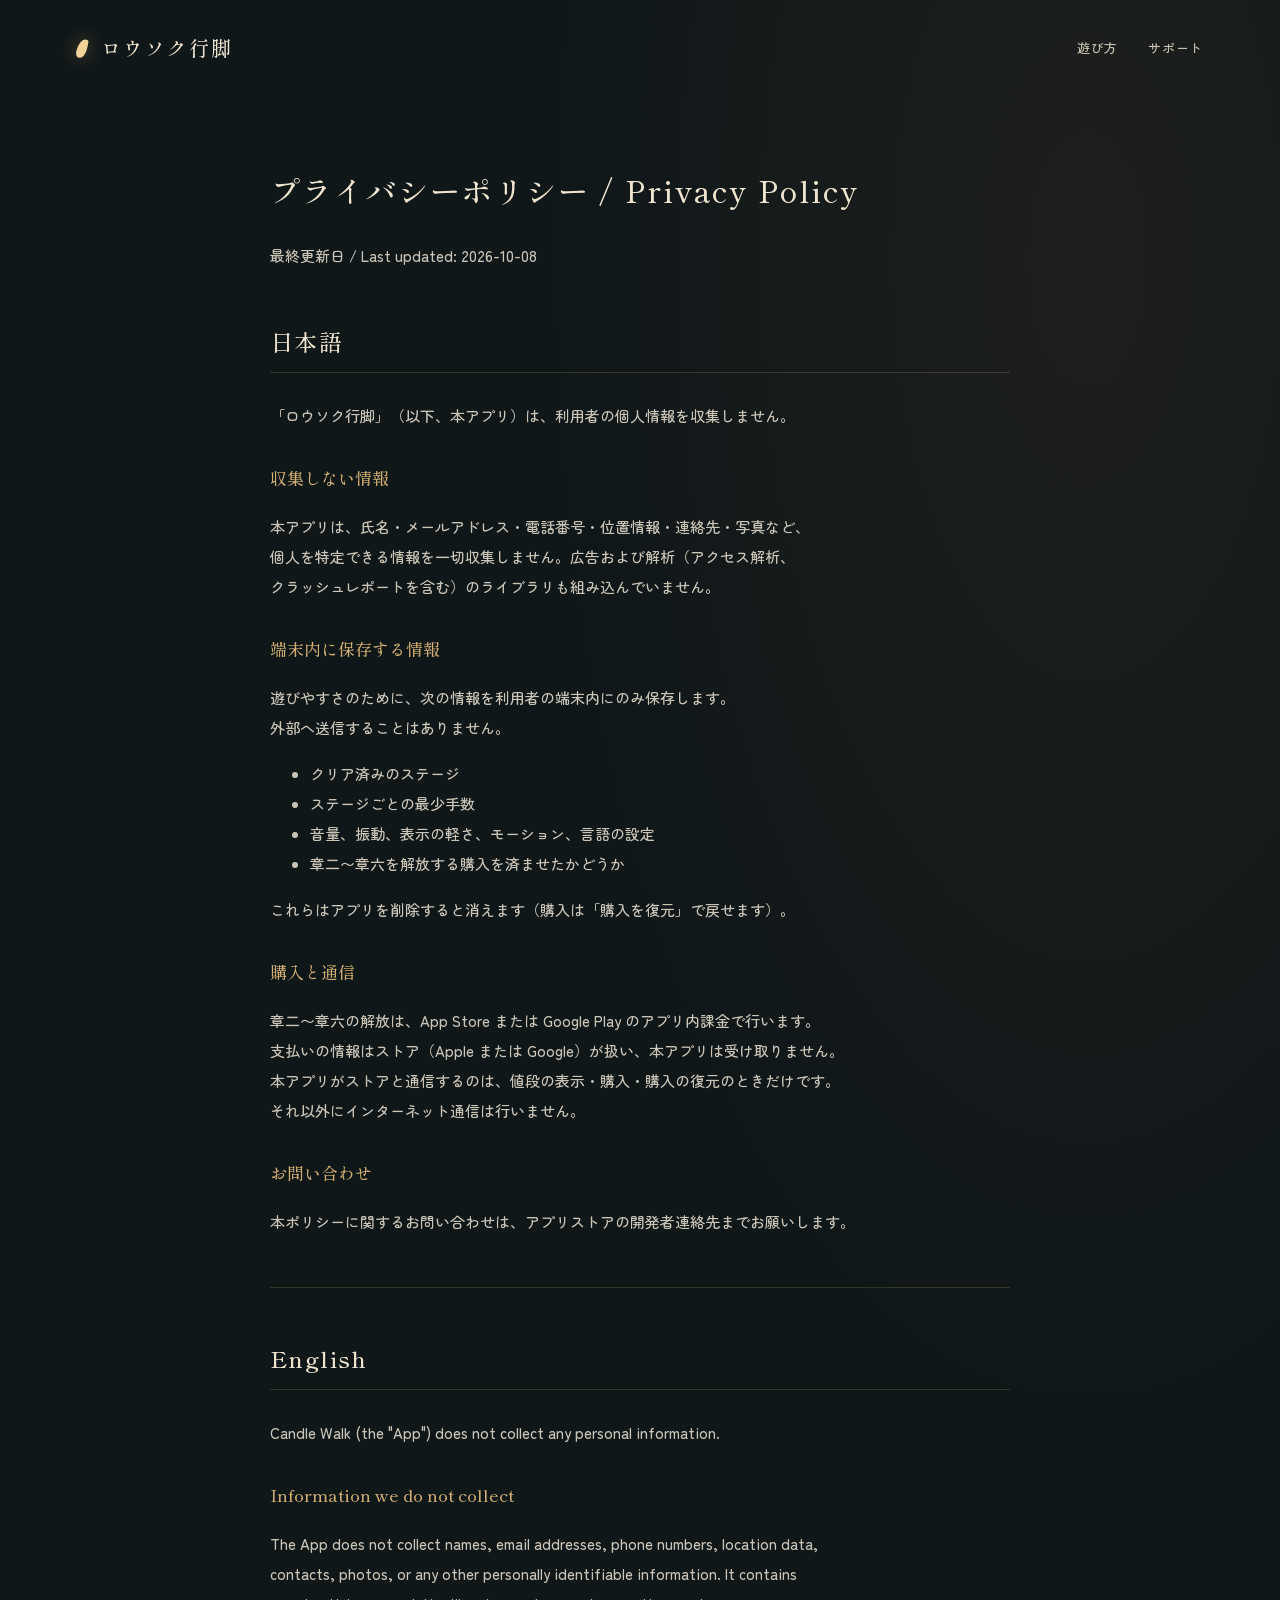
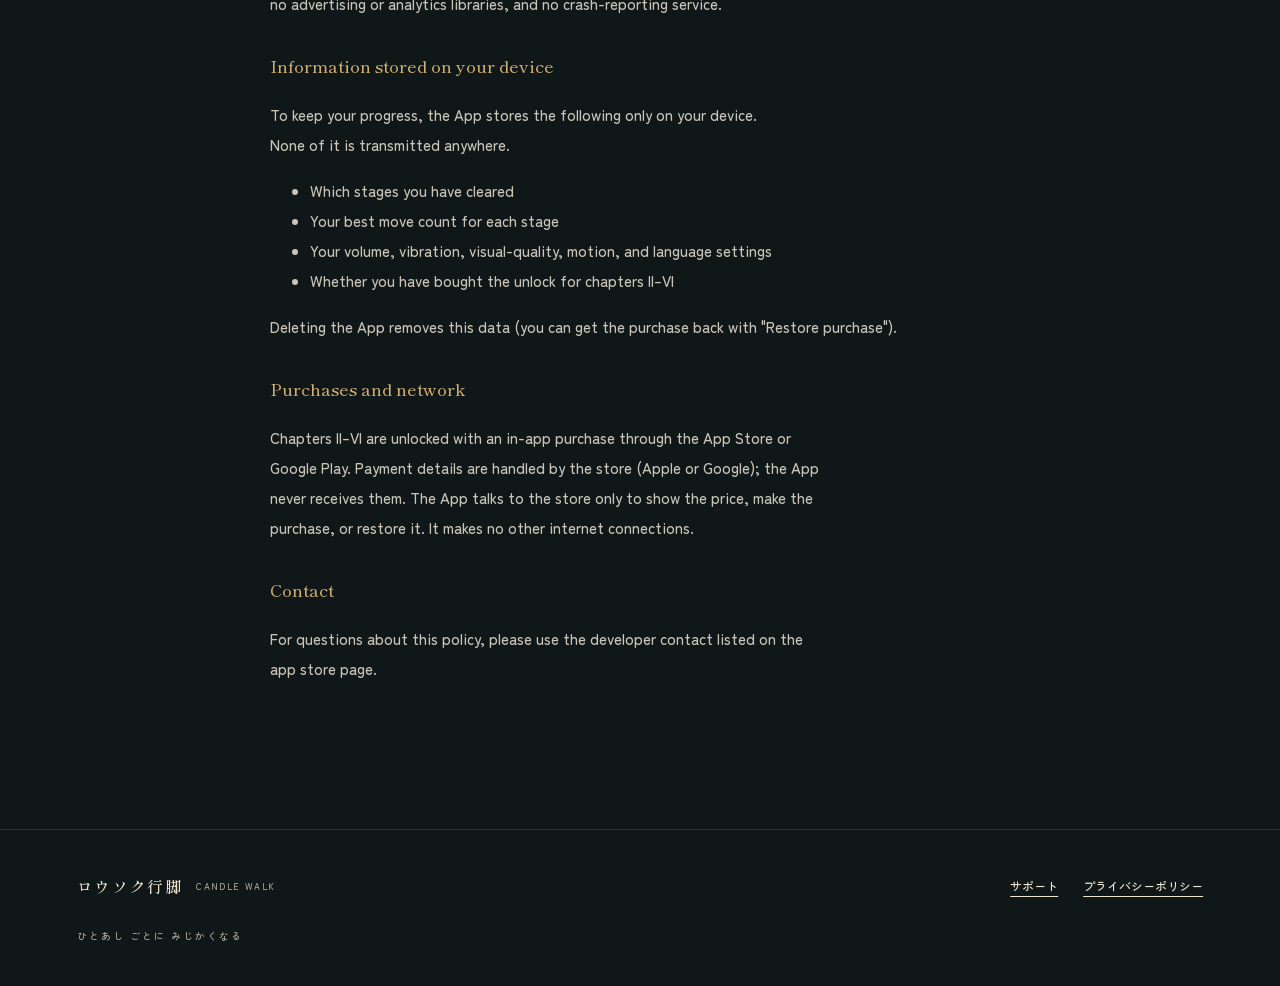
<file: privacy.html>
<!doctype html>
<html lang="ja"><head><meta charset="utf-8">
<meta name="viewport" content="width=device-width,initial-scale=1">
<title>プライバシーポリシー — ロウソク行脚</title><link rel="stylesheet" href="style.css?v=20261019-fonts"></head>
<body><header class="site-header"><a class="brand" href="index.html"><span class="brand-flame" aria-hidden="true"></span>ロウソク行脚</a><nav aria-label="メインナビゲーション"><a href="index.html#how">遊び方</a><a href="support.html">サポート</a></nav></header><main class="document">

<h1>プライバシーポリシー / Privacy Policy</h1>
<p>最終更新日 / Last updated: 2026-10-08</p>
<h2>日本語</h2>
<p>「ロウソク行脚」（以下、本アプリ）は、利用者の個人情報を収集しません。</p>
<h3>収集しない情報</h3>
<p>本アプリは、氏名・メールアドレス・電話番号・位置情報・連絡先・写真など、<br>個人を特定できる情報を一切収集しません。広告および解析（アクセス解析、<br>クラッシュレポートを含む）のライブラリも組み込んでいません。</p>
<h3>端末内に保存する情報</h3>
<p>遊びやすさのために、次の情報を<strong>利用者の端末内にのみ</strong>保存します。<br>外部へ送信することはありません。</p>
<ul>
<li>クリア済みのステージ</li>
<li>ステージごとの最少手数</li>
<li>音量、振動、表示の軽さ、モーション、言語の設定</li>
<li>章二〜章六を解放する購入を済ませたかどうか</li>
</ul>
<p>これらはアプリを削除すると消えます（購入は「購入を復元」で戻せます）。</p>
<h3>購入と通信</h3>
<p>章二〜章六の解放は、App Store または Google Play のアプリ内課金で行います。<br>支払いの情報はストア（Apple または Google）が扱い、本アプリは受け取りません。<br>本アプリがストアと通信するのは、値段の表示・購入・購入の復元のときだけです。<br>それ以外にインターネット通信は行いません。</p>
<h3>お問い合わせ</h3>
<p>本ポリシーに関するお問い合わせは、アプリストアの開発者連絡先までお願いします。</p>
<hr>
<h2>English</h2>
<p>Candle Walk (the &quot;App&quot;) does not collect any personal information.</p>
<h3>Information we do not collect</h3>
<p>The App does not collect names, email addresses, phone numbers, location data,<br>contacts, photos, or any other personally identifiable information. It contains<br>no advertising or analytics libraries, and no crash-reporting service.</p>
<h3>Information stored on your device</h3>
<p>To keep your progress, the App stores the following <strong>only on your device</strong>.<br>None of it is transmitted anywhere.</p>
<ul>
<li>Which stages you have cleared</li>
<li>Your best move count for each stage</li>
<li>Your volume, vibration, visual-quality, motion, and language settings</li>
<li>Whether you have bought the unlock for chapters II–VI</li>
</ul>
<p>Deleting the App removes this data (you can get the purchase back with &quot;Restore purchase&quot;).</p>
<h3>Purchases and network</h3>
<p>Chapters II–VI are unlocked with an in-app purchase through the App Store or<br>Google Play. Payment details are handled by the store (Apple or Google); the App<br>never receives them. The App talks to the store only to show the price, make the<br>purchase, or restore it. It makes no other internet connections.</p>
<h3>Contact</h3>
<p>For questions about this policy, please use the developer contact listed on the<br>app store page.</p>
</main><footer><a class="brand" href="index.html">ロウソク行脚 <small>CANDLE WALK</small></a><div><a href="support.html">サポート</a><a href="privacy.html">プライバシーポリシー</a></div><p>ひとあし ごとに みじかくなる</p></footer></body></html>
</file>
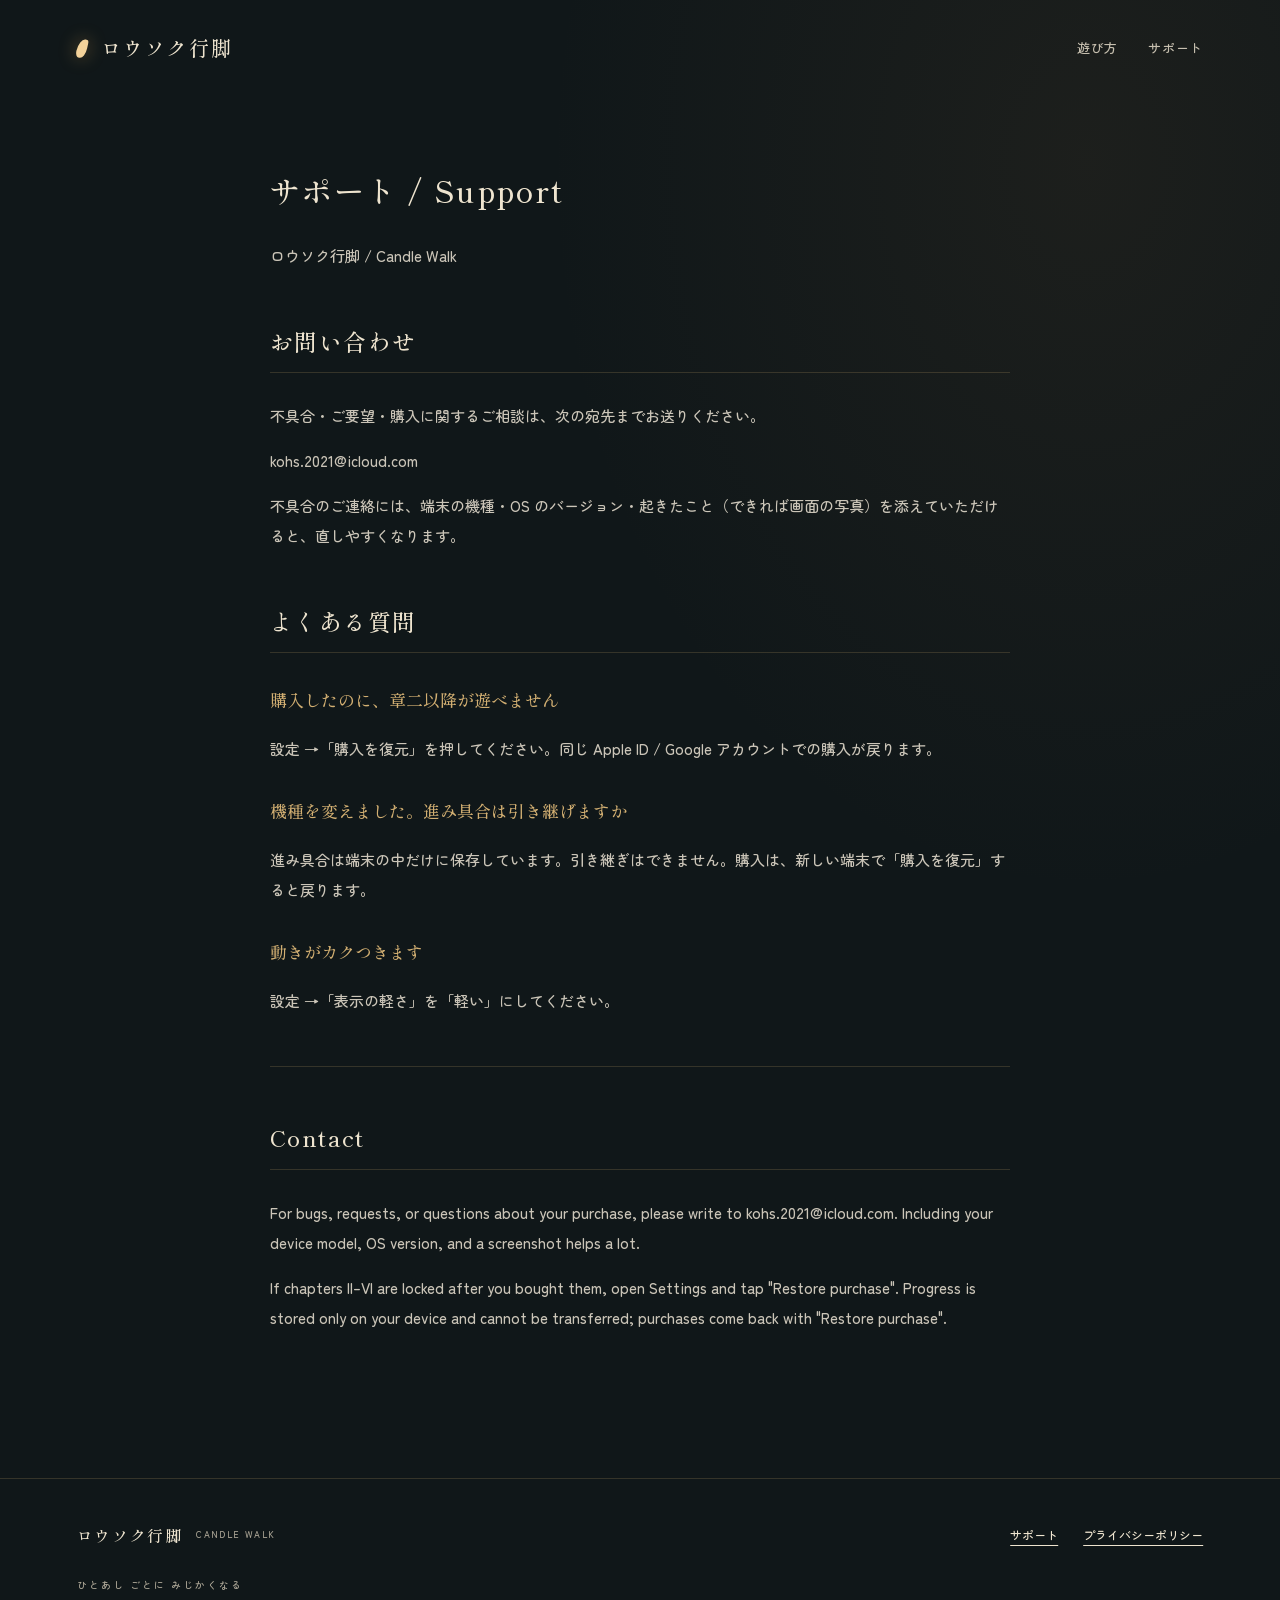
<file: support.html>
<!doctype html>
<html lang="ja"><head><meta charset="utf-8">
<meta name="viewport" content="width=device-width,initial-scale=1">
<title>サポート — ロウソク行脚</title><link rel="stylesheet" href="style.css?v=20261019-fonts"></head>
<body><header class="site-header"><a class="brand" href="index.html"><span class="brand-flame" aria-hidden="true"></span>ロウソク行脚</a><nav aria-label="メインナビゲーション"><a href="index.html#how">遊び方</a><a href="support.html">サポート</a></nav></header><main class="document">


<h1>サポート / Support</h1>
<p class="lead">ロウソク行脚 / Candle Walk</p>
<h2>お問い合わせ</h2>
<p>不具合・ご要望・購入に関するご相談は、次の宛先までお送りください。</p>
<p><strong>kohs.2021@icloud.com</strong></p>
<p>不具合のご連絡には、端末の機種・OS のバージョン・起きたこと（できれば画面の写真）を添えていただけると、直しやすくなります。</p>
<h2>よくある質問</h2>
<h3>購入したのに、章二以降が遊べません</h3>
<p>設定 →「購入を復元」を押してください。同じ Apple ID / Google アカウントでの購入が戻ります。</p>
<h3>機種を変えました。進み具合は引き継げますか</h3>
<p>進み具合は端末の中だけに保存しています。引き継ぎはできません。購入は、新しい端末で「購入を復元」すると戻ります。</p>
<h3>動きがカクつきます</h3>
<p>設定 →「表示の軽さ」を「軽い」にしてください。</p>
<hr>
<h2>Contact</h2>
<p>For bugs, requests, or questions about your purchase, please write to <strong>kohs.2021@icloud.com</strong>. Including your device model, OS version, and a screenshot helps a lot.</p>
<p>If chapters II–VI are locked after you bought them, open Settings and tap "Restore purchase". Progress is stored only on your device and cannot be transferred; purchases come back with "Restore purchase".</p>

</main><footer><a class="brand" href="index.html">ロウソク行脚 <small>CANDLE WALK</small></a><div><a href="support.html">サポート</a><a href="privacy.html">プライバシーポリシー</a></div><p>ひとあし ごとに みじかくなる</p></footer></body></html>
</file>
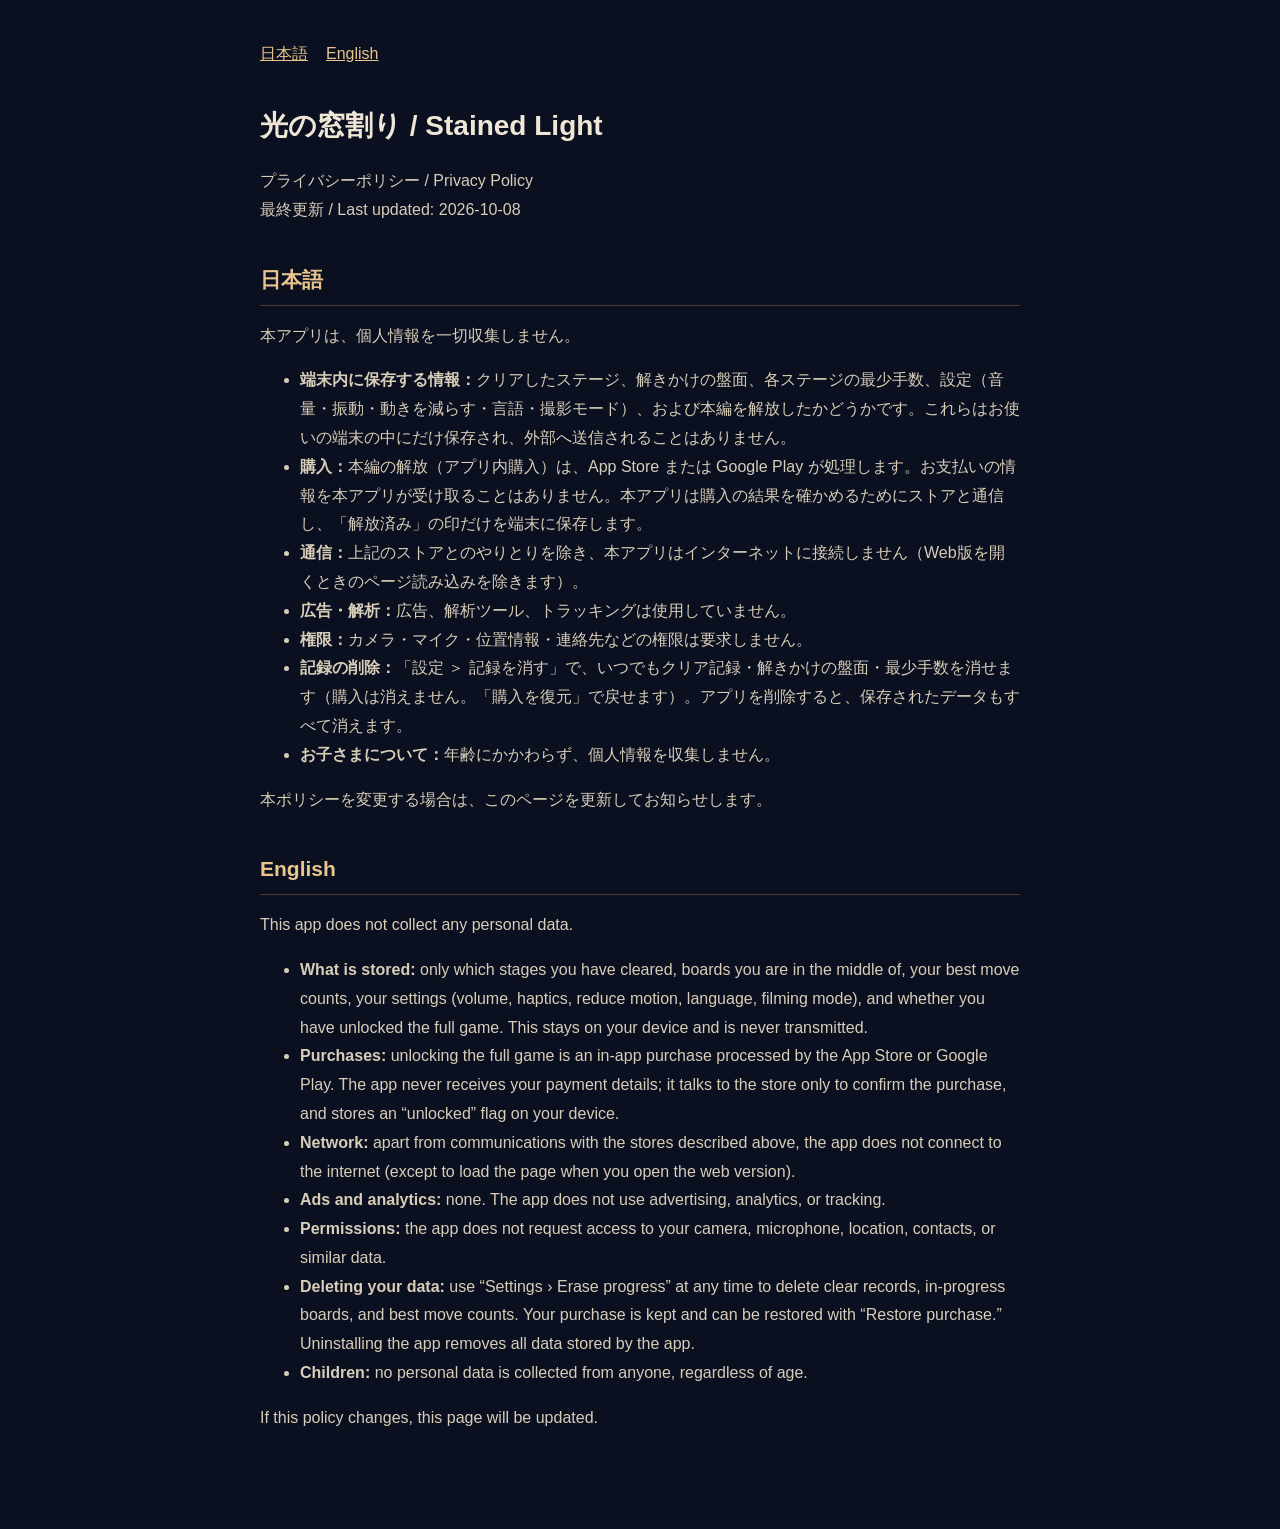
<file: stained-light/privacy.html>
<!doctype html>
<html lang="ja">
<head>
<meta charset="utf-8">
<meta name="viewport" content="width=device-width, initial-scale=1">
<title>プライバシーポリシー — 光の窓割り / Stained Light</title>
<style>
:root{color-scheme:dark}
body{margin:0;background:#0b1020;color:#efe6d6;font:16px/1.8 -apple-system,BlinkMacSystemFont,"Hiragino Sans","Yu Gothic",sans-serif}
main{max-width:760px;margin:0 auto;padding:40px 22px 80px}
h1{font-size:28px;margin:0 0 8px}
h2{font-size:21px;margin:36px 0 8px;color:#e9c58d;border-bottom:1px solid #4a3b28;padding-bottom:6px}
p,li{color:#d8cdb8}
a{color:#e9c58d}
nav{margin-bottom:32px}
nav a{margin-right:18px}
</style>
</head>
<body>
<main>
<nav><a href="#ja">日本語</a><a href="#en">English</a></nav>
<h1>光の窓割り / Stained Light</h1>
<p>プライバシーポリシー / Privacy Policy<br>最終更新 / Last updated: 2026-10-08</p>

<section id="ja" lang="ja">
<h2>日本語</h2>
<p>本アプリは、個人情報を一切収集しません。</p>
<ul>
<li><strong>端末内に保存する情報：</strong>クリアしたステージ、解きかけの盤面、各ステージの最少手数、設定（音量・振動・動きを減らす・言語・撮影モード）、および本編を解放したかどうかです。これらはお使いの端末の中にだけ保存され、外部へ送信されることはありません。</li>
<li><strong>購入：</strong>本編の解放（アプリ内購入）は、App Store または Google Play が処理します。お支払いの情報を本アプリが受け取ることはありません。本アプリは購入の結果を確かめるためにストアと通信し、「解放済み」の印だけを端末に保存します。</li>
<li><strong>通信：</strong>上記のストアとのやりとりを除き、本アプリはインターネットに接続しません（Web版を開くときのページ読み込みを除きます）。</li>
<li><strong>広告・解析：</strong>広告、解析ツール、トラッキングは使用していません。</li>
<li><strong>権限：</strong>カメラ・マイク・位置情報・連絡先などの権限は要求しません。</li>
<li><strong>記録の削除：</strong>「設定 ＞ 記録を消す」で、いつでもクリア記録・解きかけの盤面・最少手数を消せます（購入は消えません。「購入を復元」で戻せます）。アプリを削除すると、保存されたデータもすべて消えます。</li>
<li><strong>お子さまについて：</strong>年齢にかかわらず、個人情報を収集しません。</li>
</ul>
<p>本ポリシーを変更する場合は、このページを更新してお知らせします。</p>
</section>

<section id="en" lang="en">
<h2>English</h2>
<p>This app does not collect any personal data.</p>
<ul>
<li><strong>What is stored:</strong> only which stages you have cleared, boards you are in the middle of, your best move counts, your settings (volume, haptics, reduce motion, language, filming mode), and whether you have unlocked the full game. This stays on your device and is never transmitted.</li>
<li><strong>Purchases:</strong> unlocking the full game is an in-app purchase processed by the App Store or Google Play. The app never receives your payment details; it talks to the store only to confirm the purchase, and stores an “unlocked” flag on your device.</li>
<li><strong>Network:</strong> apart from communications with the stores described above, the app does not connect to the internet (except to load the page when you open the web version).</li>
<li><strong>Ads and analytics:</strong> none. The app does not use advertising, analytics, or tracking.</li>
<li><strong>Permissions:</strong> the app does not request access to your camera, microphone, location, contacts, or similar data.</li>
<li><strong>Deleting your data:</strong> use “Settings › Erase progress” at any time to delete clear records, in-progress boards, and best move counts. Your purchase is kept and can be restored with “Restore purchase.” Uninstalling the app removes all data stored by the app.</li>
<li><strong>Children:</strong> no personal data is collected from anyone, regardless of age.</li>
</ul>
<p>If this policy changes, this page will be updated.</p>
</section>
</main>
</body>
</html>
</file>
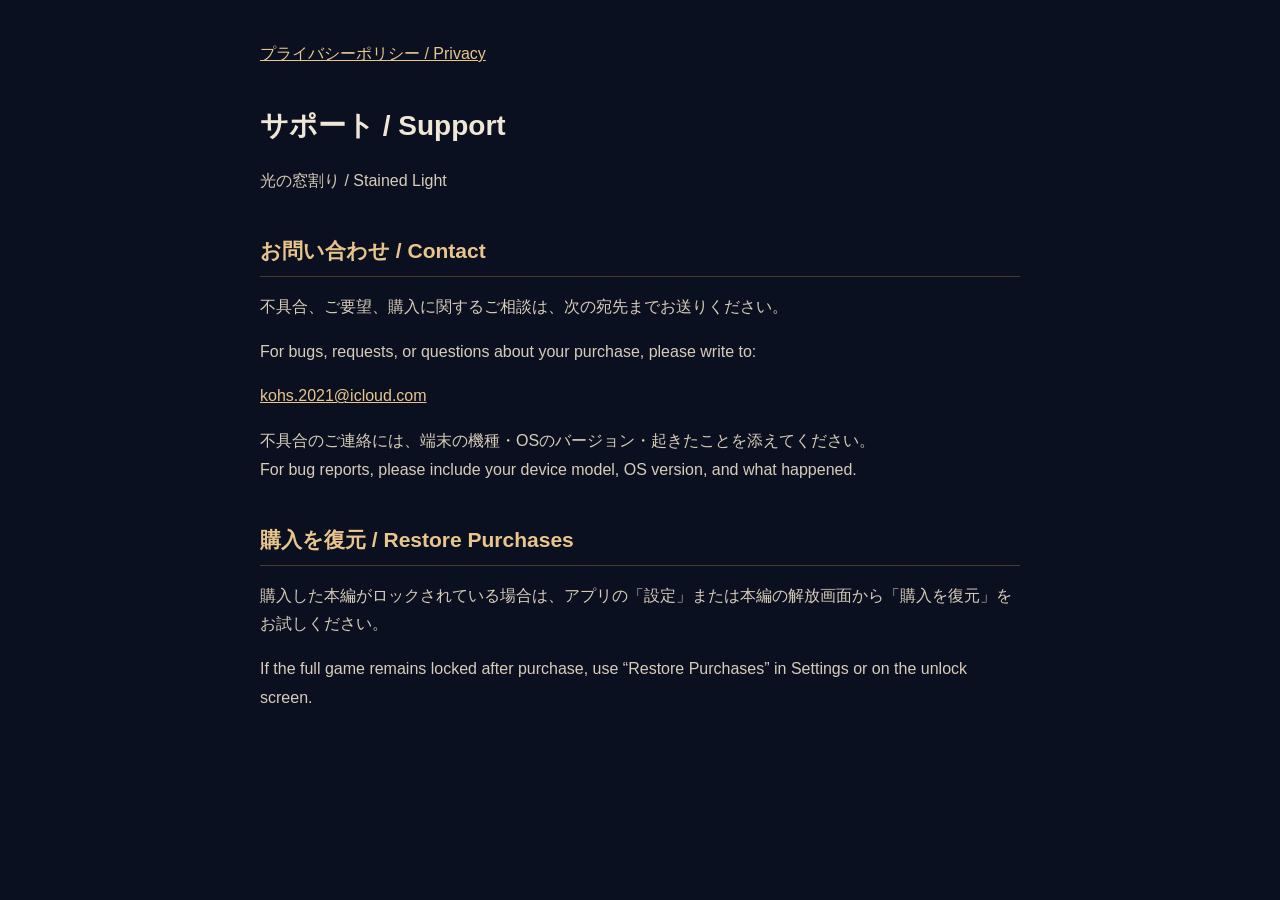
<file: stained-light/support.html>
<!doctype html>
<html lang="ja">
<head>
<meta charset="utf-8">
<meta name="viewport" content="width=device-width, initial-scale=1">
<title>サポート — 光の窓割り / Stained Light</title>
<style>
:root{color-scheme:dark}
body{margin:0;background:#0b1020;color:#efe6d6;font:16px/1.8 -apple-system,BlinkMacSystemFont,"Hiragino Sans","Yu Gothic",sans-serif}
main{max-width:760px;margin:0 auto;padding:40px 22px 80px}
h1{font-size:28px;margin:0 0 8px}
h2{font-size:21px;margin:36px 0 8px;color:#e9c58d;border-bottom:1px solid #4a3b28;padding-bottom:6px}
p,li{color:#d8cdb8}
a{color:#e9c58d}
nav{margin-bottom:32px}
nav a{margin-right:18px}
</style>
</head>
<body>
<main>
<nav><a href="privacy.html">プライバシーポリシー / Privacy</a></nav>
<h1>サポート / Support</h1>
<p>光の窓割り / Stained Light</p>
<h2>お問い合わせ / Contact</h2>
<p>不具合、ご要望、購入に関するご相談は、次の宛先までお送りください。</p>
<p>For bugs, requests, or questions about your purchase, please write to:</p>
<p><a href="mailto:kohs.2021@icloud.com">kohs.2021@icloud.com</a></p>
<p>不具合のご連絡には、端末の機種・OSのバージョン・起きたことを添えてください。<br>
For bug reports, please include your device model, OS version, and what happened.</p>
<h2>購入を復元 / Restore Purchases</h2>
<p>購入した本編がロックされている場合は、アプリの「設定」または本編の解放画面から「購入を復元」をお試しください。</p>
<p>If the full game remains locked after purchase, use “Restore Purchases” in Settings or on the unlock screen.</p>
</main>
</body>
</html>
</file>
<file: style.css>
:root{color-scheme:dark;--ink:#101719;--paper:#eee4cf;--muted:#ada797;--gold:#d2af72;--line:#d2af7230;font-family:'Hiragino Mincho ProN','Yu Mincho',YuMincho,serif}*{box-sizing:border-box}html{scroll-behavior:smooth;scroll-padding-top:30px}body{margin:0;background:var(--ink);color:var(--paper);line-height:2; background-image:radial-gradient(ellipse at 85% 10%,#73543321,transparent 35%)}a{color:inherit;text-underline-offset:5px}a:focus-visible{outline:2px solid var(--gold);outline-offset:6px}img{display:block;width:100%;height:auto}.site-header,footer{max-width:1280px;margin:auto;padding:28px 6%;display:flex;align-items:center;justify-content:space-between;gap:24px}.brand{text-decoration:none;font-size:20px;letter-spacing:.14em;display:flex;align-items:center;gap:14px;white-space:nowrap}.brand-flame{display:inline-block;width:10px;height:19px;background:#f3d29a;border-radius:80% 20% 65% 35%;box-shadow:0 0 18px #eeb45a66;transform:rotate(12deg)}nav{display:flex;gap:30px;font-size:13px;letter-spacing:.06em}nav a{text-decoration:none;color:#c6bfaf}nav a:hover,footer a:hover{color:var(--gold)}.hero{max-width:1140px;margin:auto;min-height:790px;padding:65px 50px 95px;display:grid;grid-template-columns:1.15fr 1fr;align-items:center;gap:65px;position:relative}.eyebrow{font:11px/1.7 -apple-system,BlinkMacSystemFont,sans-serif;letter-spacing:.24em;color:var(--gold);margin:0 0 30px}h1{font-size:clamp(34px,4.4vw,56px);font-weight:400;letter-spacing:.13em;line-height:1.65;margin:0 0 25px}h2{font-weight:400;font-size:clamp(28px,3.2vw,40px);letter-spacing:.1em;line-height:1.8;margin:0 0 28px}.intro{font-size:22px;letter-spacing:.13em;line-height:1.9}.description,.chapter-copy>p:not(.eyebrow),.prologue>p:not(.eyebrow){font-size:15px;color:#c5bfb0;line-height:2.4}.description{margin:26px 0 32px}.store-button{display:inline-flex;align-items:center;gap:18px;padding:13px 21px;border:1px solid #d2af7280;background:#c9a2640c;text-decoration:none;font-family:-apple-system,BlinkMacSystemFont,'Hiragino Kaku Gothic ProN',sans-serif;font-size:14px;line-height:1.6;transition:background .2s,transform .2s}.store-button:hover{background:#c9a26420;transform:translateY(-2px)}.store-button small{display:block;font-size:10px;letter-spacing:.14em;color:var(--gold)}.download-icon{font-size:26px;color:var(--gold);font-weight:200}.download-note{font:10px/1.8 sans-serif;color:var(--muted);margin:12px 0}.hero-art{position:relative;padding:18px;max-width:350px;justify-self:center}.hero-art:before{content:'';position:absolute;inset:-50px;background:radial-gradient(ellipse,#e5ad4930,transparent 65%);z-index:-1}.arch{padding:12px;border:1px solid #a0804f70;border-radius:190px 190px 8px 8px;box-shadow:0 24px 70px #0008;background:#171b1c;overflow:hidden}.arch img{border-radius:175px 175px 2px 2px}.art-caption{display:block;text-align:center;color:var(--gold);font-size:11px;letter-spacing:.25em;margin-top:21px}.scroll-note{position:absolute;bottom:18px;left:50%;transform:translateX(-50%);font-size:10px;letter-spacing:.2em;color:var(--muted);text-decoration:none}.scroll-note span{display:block;text-align:center;font-size:20px}.section{max-width:1060px;margin:auto;padding:110px 40px;border-top:1px solid var(--line)}.prologue{text-align:center}.prologue .eyebrow{margin-bottom:35px}.rules{display:grid;grid-template-columns:repeat(3,1fr);gap:25px;margin-top:65px;text-align:left}.rules article{padding:25px 18px;border-top:1px solid var(--line)}.rules span{font-size:13px;font-style:italic;color:var(--gold)}.rules h3{font-size:17px;font-weight:400;margin:16px 0}.rules p{font-size:13px;color:var(--muted);line-height:2.2}.chapter{display:grid;grid-template-columns:1fr 1fr;align-items:center;gap:100px}.chapter-image{width:270px;justify-self:center;padding:9px;border:1px solid var(--line);box-shadow:0 20px 45px #0005;background:#1b201f;transform:rotate(-3deg)}.chapter-image img{border-radius:3px}.reverse .chapter-image{grid-column:2;grid-row:1;transform:rotate(3deg)}.reverse .chapter-copy{grid-column:1;grid-row:1}.chapter-stat{display:flex;align-items:center;gap:22px;color:var(--gold);margin:25px 0}.chapter-stat strong{font-size:44px;font-weight:400;line-height:1.5}.chapter-stat small{font-size:14px}.muted{color:var(--muted)!important;font-size:12px!important}.ornament{display:block;margin-top:25px;color:var(--gold);font-size:25px}.invitation{text-align:center;background:radial-gradient(ellipse at 50% 20%,#b27c3320,transparent 60%);padding-bottom:120px}.invitation>p{font-size:15px;line-height:2.3}.invitation .store-button{margin-top:25px}.candle{position:relative;height:100px;width:30px;margin:0 auto 30px}.candle b{position:absolute;bottom:0;left:7px;width:17px;height:48px;background:linear-gradient(90deg,#b5a18a,#f5e6c3,#c9b291);border-radius:3px 3px 0 0}.candle i{position:absolute;left:8px;top:11px;width:16px;height:32px;border-radius:80% 20% 70% 30%;background:#ffe2a3;box-shadow:0 0 18px #ffc05b,0 0 60px 20px #e7a04730;transform-origin:bottom;animation:flicker 3s ease-in-out infinite}@keyframes flicker{0%,100%{transform:rotate(-5deg) scale(.95);opacity:.85}50%{transform:rotate(5deg) scale(1.05);opacity:1}}footer{border-top:1px solid var(--line);flex-wrap:wrap;padding-top:40px;padding-bottom:40px}footer .brand{font-size:16px}footer small{font:9px sans-serif;letter-spacing:.15em;color:var(--muted)}footer div{display:flex;gap:25px;font-size:12px}footer>p{width:100%;margin:0;font-size:10px;letter-spacing:.2em;color:var(--muted)}.document{max-width:800px;margin:40px auto 100px;padding:30px}.document h1{font-size:30px;overflow-wrap:anywhere}.document h2{font-size:23px;border-bottom:1px solid var(--line);padding-bottom:10px;margin-top:50px}.document h3{font-size:17px;color:var(--gold);font-weight:400;margin-top:30px}.document p,.document li{font-size:15px;color:#cbc5b8}.document hr{border:0;border-top:1px solid var(--line);margin:50px 0}.skip{position:absolute;top:-100px;left:20px;z-index:10;background:var(--ink);padding:10px}.skip:focus{top:10px}@media(max-width:700px){.site-header{padding:20px 22px;gap:10px}.brand{font-size:16px;gap:9px}nav{gap:18px;font-size:11px}.hero{padding:40px 28px 85px;grid-template-columns:1fr;gap:35px;text-align:center;min-height:0}.hero h1{font-size:36px}.hero .eyebrow{font-size:9px;margin-bottom:20px}.intro{font-size:20px}.description{font-size:14px}.hero-art{width:240px;padding:10px}.section{padding:75px 25px}.prologue>p:not(.eyebrow){font-size:13px}.rules{grid-template-columns:1fr;gap:8px;margin-top:40px}.rules article{padding:20px 8px}.rules h3{margin:8px 0}.rules p{margin:0}.rules p br{display:none}.chapter{grid-template-columns:1fr;gap:45px;text-align:center}.chapter-image{width:230px;order:2}.chapter-stat{justify-content:center}.reverse .chapter-image,.reverse .chapter-copy{grid-column:auto;grid-row:auto}.chapter-copy{order:1}.chapter h2{font-size:30px}.invitation h2{font-size:27px}.invitation>p{font-size:13px}.store-button{gap:13px;font-size:13px;padding:13px 18px}footer{padding:30px 25px;gap:22px}footer .brand{flex-wrap:wrap;white-space:normal}footer div{gap:20px;font-size:11px}.document{padding:25px;margin-top:15px}.document h1{font-size:25px;line-height:1.7}.document br{display:none}}@media(prefers-reduced-motion:reduce){html{scroll-behavior:auto}*,*:before,*:after{animation:none!important;transition:none!important}}
/* Keep the original game captions fully visible inside their frame. */
.arch{border-radius:24px;overflow:visible}.arch img{border-radius:13px}.hero-art:before{z-index:0;pointer-events:none}.arch,.art-caption{position:relative}

/* Match the game's typography: Mincho titles, rounded Gothic body text. */
@font-face{font-family:'Candle Mincho';src:url('assets/fonts/ShipporiMinchoB1-Medium.woff2') format('woff2');font-style:normal;font-weight:400 700;font-display:swap}
@font-face{font-family:'Candle Maru';src:url('assets/fonts/ZenMaruGothic-Medium.woff2') format('woff2');font-style:normal;font-weight:400 700;font-display:swap}
:root{--font-title:'Candle Mincho','Hiragino Mincho ProN','Yu Mincho',serif;--font-body:'Candle Maru','Hiragino Kaku Gothic ProN',sans-serif;font-family:var(--font-body);font-synthesis:none}
h1,h2,h3,.brand,.intro,.art-caption,.chapter-stat,.ornament{font-family:var(--font-title)}
h1{letter-spacing:.065em;line-height:1.65}h2{letter-spacing:.06em}.intro{letter-spacing:.08em}.brand{letter-spacing:.1em}
.store-button,.eyebrow,.download-note,footer small{font-family:var(--font-body)}
.description,.chapter-copy>p:not(.eyebrow),.prologue>p:not(.eyebrow){line-height:2.25}.document strong{font-weight:500}

.video-grid{display:grid;grid-template-columns:repeat(2,minmax(0,1fr));gap:18px;margin:28px auto;max-width:760px}.video-frame{aspect-ratio:9/16;overflow:hidden;border:1px solid var(--line);background:#080b0c}.video-frame iframe{width:100%;height:100%;border:0}@media(max-width:560px){.video-grid{gap:10px}}

.video-frame{aspect-ratio:9/16;overflow:hidden;border:1px solid var(--line);background:#12191a}.video-frame iframe{width:100%;height:100%;border:0}.video-link{aspect-ratio:9/16;display:flex;flex-direction:column;align-items:center;justify-content:center;gap:14px;padding:20px;text-align:center;text-decoration:none;border:1px solid var(--line);background:radial-gradient(ellipse at 50% 38%,#b27c3320,transparent 65%),#12191a;transition:transform .2s,border-color .2s}.video-link:hover{transform:translateY(-3px);border-color:#d2af7280}.video-play{display:grid;place-items:center;width:60px;height:60px;border-radius:50%;background:#d2af72;color:#101719;font:24px/1 sans-serif;padding-left:4px}.video-link small{font-size:12px;color:var(--gold)}
</file>
<file: aso.css>
.faq{max-width:850px}.faq details{border-bottom:1px solid var(--line);padding:22px 0}.faq summary{cursor:pointer;font-size:16px;line-height:1.8}.faq details p{color:var(--muted);font-size:14px;line-height:2.1}.mobile-download{display:none}@media(max-width:700px){body{padding-bottom:90px}.site-header{flex-wrap:wrap}.site-header nav{flex-wrap:wrap;gap:14px}.mobile-download{display:flex;position:fixed;z-index:20;bottom:0;left:0;right:0;align-items:center;justify-content:space-between;gap:10px;padding:12px 16px calc(12px + env(safe-area-inset-bottom));background:#101719f5;border-top:1px solid var(--line);font-size:10px;line-height:1.6}.mobile-download small{display:block;color:var(--gold);font-size:12px}.mobile-download a{padding:12px;background:var(--paper);color:var(--ink);text-decoration:none;font-size:12px;border-radius:4px}.store-button{max-width:100%}}
</file>
